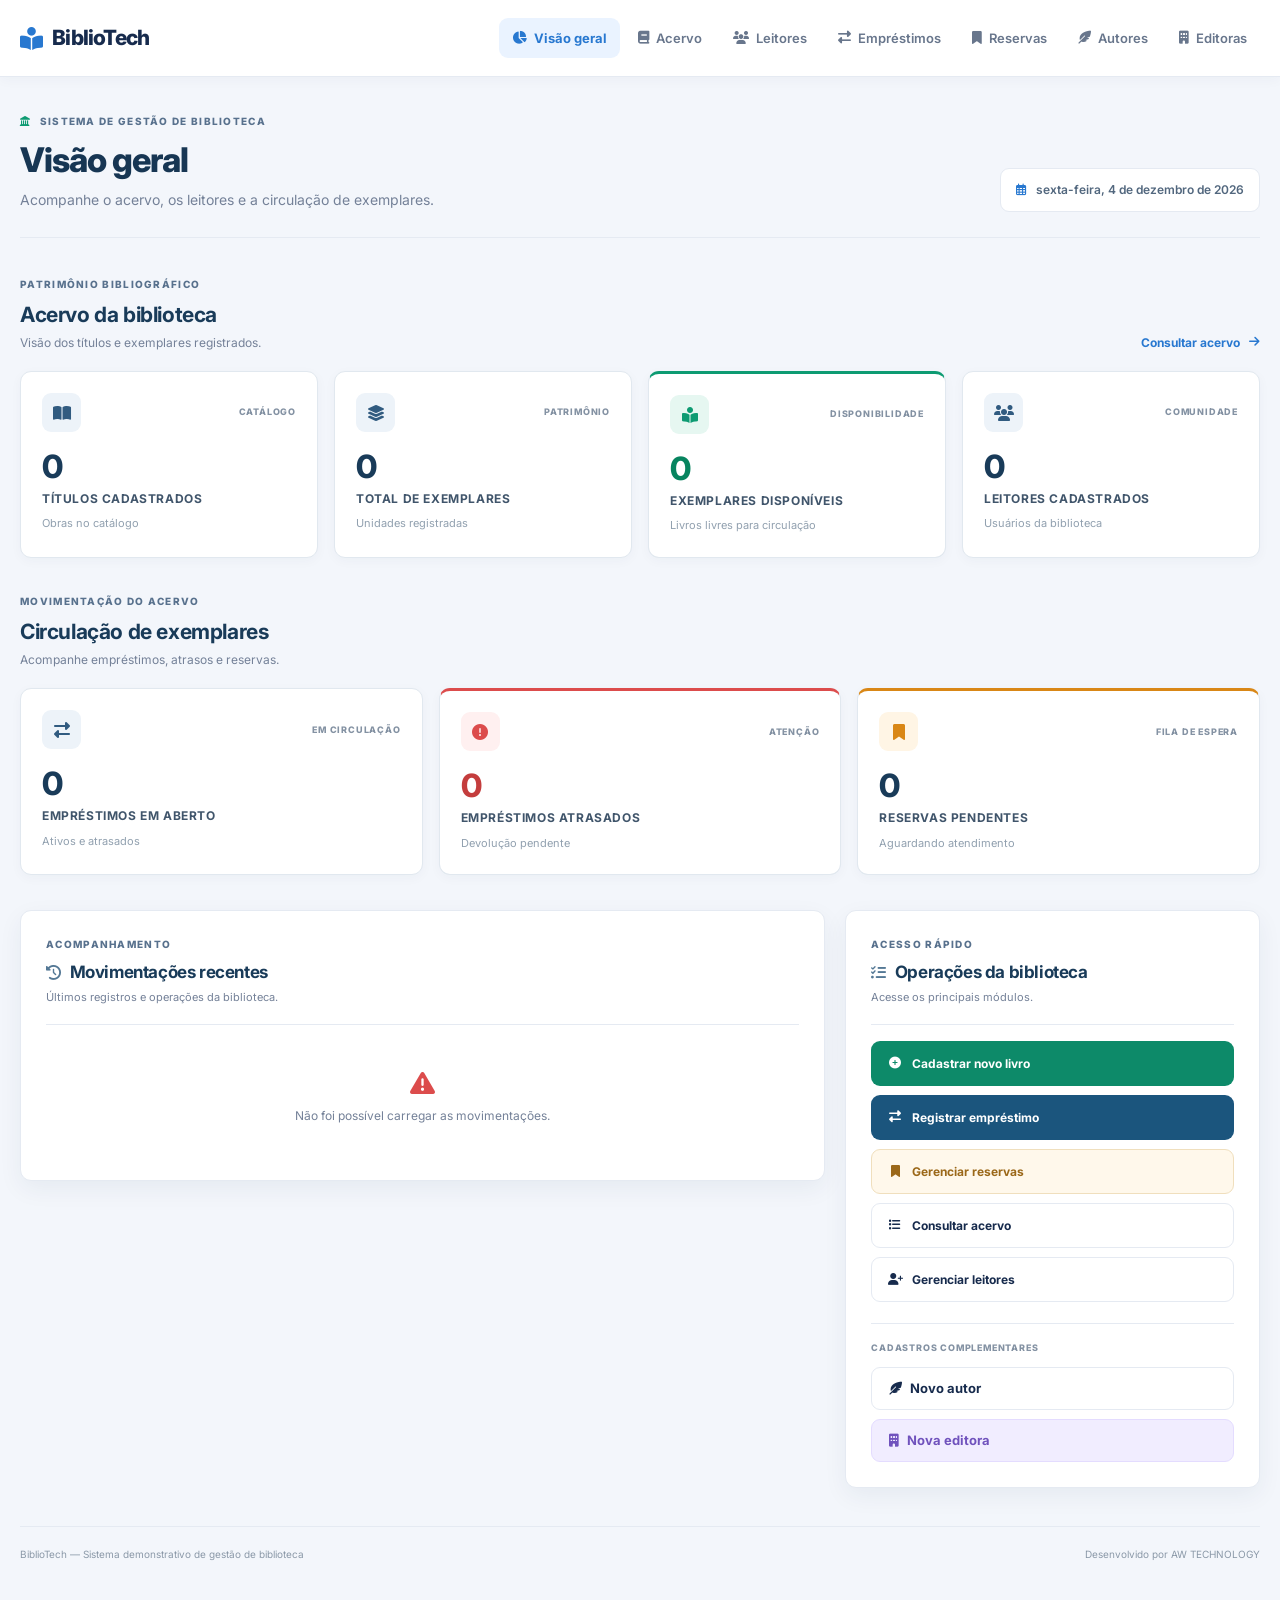
<file: index.html>
<!DOCTYPE html>
<html lang="pt-BR">
<head>
    <meta charset="UTF-8">
    <meta name="viewport" content="width=device-width, initial-scale=1.0">
    <meta name="description" content="BiblioTech — plataforma demonstrativa de gerenciamento de biblioteca, acervo e circulação de livros.">

   <title>BiblioTech | Gestão de Biblioteca</title>
<link rel="icon" type="image/svg+xml" href="favicon.svg">

    <link rel="preconnect" href="https://fonts.googleapis.com">
    <link rel="preconnect" href="https://fonts.gstatic.com" crossorigin>
    <link rel="stylesheet" href="https://fonts.googleapis.com/css2?family=Inter:wght@400;500;600;700;800&display=swap">
    <link rel="stylesheet" href="https://cdnjs.cloudflare.com/ajax/libs/font-awesome/6.4.0/css/all.min.css">
    <link rel="stylesheet" href="css/style.css?v=5.0">
</head>

<body>

    <!-- Navegação institucional -->
    <nav class="top-nav" aria-label="Navegação principal">
        <div class="container nav-flex">

            <a href="index.html" class="logo" aria-label="BiblioTech - Início">
                <i class="fas fa-book-reader"></i>
                <span>Biblio<span>Tech</span></span>
            </a>

            <ul class="menu">
                <li>
                    <a href="index.html" class="active" aria-current="page">
                        <i class="fas fa-chart-pie"></i> Visão geral
                    </a>
                </li>
                <li>
                    <a href="livros.html">
                        <i class="fas fa-book"></i> Acervo
                    </a>
                </li>
                <li>
                    <a href="usuarios.html">
                        <i class="fas fa-users"></i> Leitores
                    </a>
                </li>
                <li>
                    <a href="emprestimos.html">
                        <i class="fas fa-exchange-alt"></i> Empréstimos
                    </a>
                </li>
                <li>
                    <a href="reservas.html">
                        <i class="fas fa-bookmark"></i> Reservas
                    </a>
                </li>
                <li>
                    <a href="autores.html">
                        <i class="fas fa-feather-alt"></i> Autores
                    </a>
                </li>
                <li>
                    <a href="editoras.html">
                        <i class="fas fa-building"></i> Editoras
                    </a>
                </li>
            </ul>

        </div>
    </nav>

    <main class="container institutional-dashboard">

        <!-- Apresentação -->
        <header class="dashboard-heading">
            <div class="dashboard-heading-text">
                <span class="dashboard-eyebrow">
                    <i class="fas fa-landmark"></i>
                    SISTEMA DE GESTÃO DE BIBLIOTECA
                </span>

                <h1>Visão geral</h1>

                <p>
                    Acompanhe o acervo, os leitores e a circulação de exemplares.
                </p>
            </div>

            <div class="dashboard-date">
                <i class="far fa-calendar-alt"></i>
                <span id="data-atual">Carregando data...</span>
            </div>
        </header>

        <!-- Indicadores do acervo -->
        <section class="dashboard-section" aria-labelledby="titulo-acervo">

            <div class="section-heading">
                <div>
                    <span class="section-kicker">PATRIMÔNIO BIBLIOGRÁFICO</span>
                    <h2 id="titulo-acervo">Acervo da biblioteca</h2>
                    <p>Visão dos títulos e exemplares registrados.</p>
                </div>

                <a href="livros.html" class="section-link">
                    Consultar acervo
                    <i class="fas fa-arrow-right"></i>
                </a>
            </div>

            <div class="stats-grid institutional-stats">

                <article class="stat-card institutional-card">
                    <div class="stat-card-top">
                        <span class="stat-icon">
                            <i class="fas fa-book-open"></i>
                        </span>
                        <span class="stat-label">CATÁLOGO</span>
                    </div>

                    <p id="total-livros" class="stat-number">0</p>
                    <h3>Títulos cadastrados</h3>
                    <span class="stat-description">Obras no catálogo</span>
                </article>

                <article class="stat-card institutional-card">
                    <div class="stat-card-top">
                        <span class="stat-icon">
                            <i class="fas fa-layer-group"></i>
                        </span>
                        <span class="stat-label">PATRIMÔNIO</span>
                    </div>

                    <p id="total-exemplares" class="stat-number">0</p>
                    <h3>Total de exemplares</h3>
                    <span class="stat-description">Unidades registradas</span>
                </article>

                <article class="stat-card institutional-card stat-available">
                    <div class="stat-card-top">
                        <span class="stat-icon">
                            <i class="fas fa-book-reader"></i>
                        </span>
                        <span class="stat-label">DISPONIBILIDADE</span>
                    </div>

                    <p id="total-disponiveis" class="stat-number">0</p>
                    <h3>Exemplares disponíveis</h3>
                    <span class="stat-description">Livros livres para circulação</span>
                </article>

                <article class="stat-card institutional-card">
                    <div class="stat-card-top">
                        <span class="stat-icon">
                            <i class="fas fa-users"></i>
                        </span>
                        <span class="stat-label">COMUNIDADE</span>
                    </div>

                    <p id="total-usuarios" class="stat-number">0</p>
                    <h3>Leitores cadastrados</h3>
                    <span class="stat-description">Usuários da biblioteca</span>
                </article>

            </div>
        </section>

        <!-- Indicadores de circulação -->
        <section class="dashboard-section" aria-labelledby="titulo-circulacao">

            <div class="section-heading">
                <div>
                    <span class="section-kicker">MOVIMENTAÇÃO DO ACERVO</span>
                    <h2 id="titulo-circulacao">Circulação de exemplares</h2>
                    <p>Acompanhe empréstimos, atrasos e reservas.</p>
                </div>
            </div>

            <div class="stats-grid circulation-stats">

                <article class="stat-card institutional-card circulation-card">
                    <div class="stat-card-top">
                        <span class="stat-icon">
                            <i class="fas fa-exchange-alt"></i>
                        </span>
                        <span class="stat-label">EM CIRCULAÇÃO</span>
                    </div>

                    <p id="total-emprestimos" class="stat-number">0</p>
                    <h3>Empréstimos em aberto</h3>
                    <span class="stat-description">Ativos e atrasados</span>
                </article>

                <article class="stat-card institutional-card circulation-card stat-overdue">
                    <div class="stat-card-top">
                        <span class="stat-icon">
                            <i class="fas fa-exclamation-circle"></i>
                        </span>
                        <span class="stat-label">ATENÇÃO</span>
                    </div>

                    <p id="total-atrasados" class="stat-number">0</p>
                    <h3>Empréstimos atrasados</h3>
                    <span class="stat-description">Devolução pendente</span>
                </article>

                <article class="stat-card institutional-card circulation-card stat-reservations">
                    <div class="stat-card-top">
                        <span class="stat-icon">
                            <i class="fas fa-bookmark"></i>
                        </span>
                        <span class="stat-label">FILA DE ESPERA</span>
                    </div>

                    <p id="total-reservas" class="stat-number">0</p>
                    <h3>Reservas pendentes</h3>
                    <span class="stat-description">Aguardando atendimento</span>
                </article>

            </div>
        </section>

        <!-- Atividades e operações -->
        <section class="dashboard-section dashboard-lower" aria-label="Movimentações e operações">

            <div class="list-box institutional-panel">

                <div class="panel-heading">
                    <div>
                        <span class="section-kicker">ACOMPANHAMENTO</span>
                        <h2>
                            <i class="fas fa-history"></i>
                            Movimentações recentes
                        </h2>
                        <p>Últimos registros e operações da biblioteca.</p>
                    </div>
                </div>

                <div id="lista-atividades">
                    <div class="loading-state">
                        <i class="fas fa-spinner fa-spin"></i>
                        <p>Carregando movimentações...</p>
                    </div>
                </div>

            </div>

            <aside class="action-box institutional-panel">

                <div class="panel-heading">
                    <div>
                        <span class="section-kicker">ACESSO RÁPIDO</span>
                        <h2>
                            <i class="fas fa-tasks"></i>
                            Operações da biblioteca
                        </h2>
                        <p>Acesse os principais módulos.</p>
                    </div>
                </div>

                <nav class="nav-vertical institutional-actions" aria-label="Operações rápidas">

                    <a href="adicionar.html" class="btn btn-add">
                        <i class="fas fa-plus-circle"></i>
                        Cadastrar novo livro
                    </a>

                    <a href="emprestimos.html" class="btn btn-save">
                        <i class="fas fa-exchange-alt"></i>
                        Registrar empréstimo
                    </a>

                    <a href="reservas.html" class="btn btn-outline btn-reservas">
                        <i class="fas fa-bookmark"></i>
                        Gerenciar reservas
                    </a>

                    <a href="livros.html" class="btn btn-outline">
                        <i class="fas fa-list"></i>
                        Consultar acervo
                    </a>

                    <a href="usuarios.html" class="btn btn-outline">
                        <i class="fas fa-user-plus"></i>
                        Gerenciar leitores
                    </a>

                    <div class="quick-register">
                        <span class="quick-register-title">CADASTROS COMPLEMENTARES</span>

                        <button
                            type="button"
                            onclick="abrirModal('modalAutor')"
                            class="btn btn-outline"
                        >
                            <i class="fas fa-feather-alt"></i>
                            Novo autor
                        </button>

                        <button
                            type="button"
                            onclick="abrirModal('modalEditora')"
                            class="btn btn-outline btn-editora"
                        >
                            <i class="fas fa-building"></i>
                            Nova editora
                        </button>
                    </div>

                </nav>
            </aside>

        </section>

        <footer class="dashboard-footer">
            <span>BiblioTech — Sistema demonstrativo de gestão de biblioteca</span>
            <span>Desenvolvido por AW TECHNOLOGY</span>
        </footer>

    </main>

    <!-- Modal: cadastro rápido de autor -->
    <div
        id="modalAutor"
        class="modal-simples"
        role="dialog"
        aria-modal="true"
        aria-labelledby="titulo-modal-autor"
    >
        <div class="modal-content">

            <h3 id="titulo-modal-autor">
                <i class="fas fa-feather-alt"></i>
                Novo autor
            </h3>

            <form id="form-rapido-autor">

                <div class="form-group">
                    <label for="nome-autor">Nome do autor</label>
                    <input
                        type="text"
                        id="nome-autor"
                        placeholder="Ex.: Machado de Assis"
                        maxlength="255"
                        required
                    >
                </div>

                <div class="modal-actions">
                    <button type="submit" class="btn btn-save">
                        <i class="fas fa-check"></i>
                        Salvar autor
                    </button>

                    <button
                        type="button"
                        onclick="fecharModal('modalAutor')"
                        class="btn btn-outline"
                    >
                        Cancelar
                    </button>
                </div>

            </form>
        </div>
    </div>

    <!-- Modal: cadastro rápido de editora -->
    <div
        id="modalEditora"
        class="modal-simples"
        role="dialog"
        aria-modal="true"
        aria-labelledby="titulo-modal-editora"
    >
        <div class="modal-content">

            <h3 id="titulo-modal-editora">
                <i class="fas fa-building"></i>
                Nova editora
            </h3>

            <form id="form-rapido-editora">

                <div class="form-group">
                    <label for="nome-editora">Nome da editora</label>
                    <input
                        type="text"
                        id="nome-editora"
                        placeholder="Ex.: Editora Rocco"
                        maxlength="255"
                        required
                    >
                </div>

                <div class="modal-actions">
                    <button type="submit" class="btn btn-save btn-editora">
                        <i class="fas fa-check"></i>
                        Salvar editora
                    </button>

                    <button
                        type="button"
                        onclick="fecharModal('modalEditora')"
                        class="btn btn-outline"
                    >
                        Cancelar
                    </button>
                </div>

            </form>
        </div>
    </div>

    <script src="js/dashboard.js"></script>

    <script>
        // Controle dos modais
        function abrirModal(id) {
            const modal = document.getElementById(id);

            if (modal) {
                modal.style.display = 'flex';

                const campo = modal.querySelector('input');

                if (campo) {
                    campo.focus();
                }
            }
        }

        function fecharModal(id) {
            const modal = document.getElementById(id);

            if (modal) {
                modal.style.display = 'none';
            }
        }

        // Fechar modal ao clicar fora do conteúdo
        document.addEventListener('click', function(event) {
            if (event.target.classList.contains('modal-simples')) {
                event.target.style.display = 'none';
            }
        });

        // Fechar modal com a tecla Escape
        document.addEventListener('keydown', function(event) {
            if (event.key === 'Escape') {
                document.querySelectorAll('.modal-simples').forEach(function(modal) {
                    modal.style.display = 'none';
                });
            }
        });

        // Cadastro rápido de editora
        document.getElementById('form-rapido-editora').addEventListener('submit', async function(e) {
            e.preventDefault();

            const nome = document.getElementById('nome-editora').value.trim();

            if (!nome) {
                alert('Informe o nome da editora.');
                return;
            }

            const formData = new FormData();
            formData.append('nome', nome);

            try {
                const res = await fetch('api/salvar_editora.php', {
                    method: 'POST',
                    body: formData
                });

                const data = await res.json();

                if (res.ok && data.sucesso) {
                    alert('Editora cadastrada com sucesso!');
                    fecharModal('modalEditora');
                    location.reload();
                } else {
                    alert('Erro: ' + (data.erro || 'Não foi possível cadastrar a editora.'));
                }

            } catch (err) {
                alert('Erro de conexão ao cadastrar editora.');
            }
        });

        // Cadastro rápido de autor
        document.getElementById('form-rapido-autor').addEventListener('submit', async function(e) {
            e.preventDefault();

            const nome = document.getElementById('nome-autor').value.trim();

            if (!nome) {
                alert('Informe o nome do autor.');
                return;
            }

            const formData = new FormData();
            formData.append('nome', nome);

            try {
                const res = await fetch('api/salvar_autor.php', {
                    method: 'POST',
                    body: formData
                });

                const data = await res.json();

                if (res.ok && data.sucesso) {
                    alert('Autor cadastrado com sucesso!');
                    fecharModal('modalAutor');
                    location.reload();
                } else {
                    alert('Erro: ' + (data.erro || 'Não foi possível cadastrar o autor.'));
                }

            } catch (err) {
                alert('Erro de conexão ao cadastrar autor.');
            }
        });
    </script>

</body>
</html>
</file>
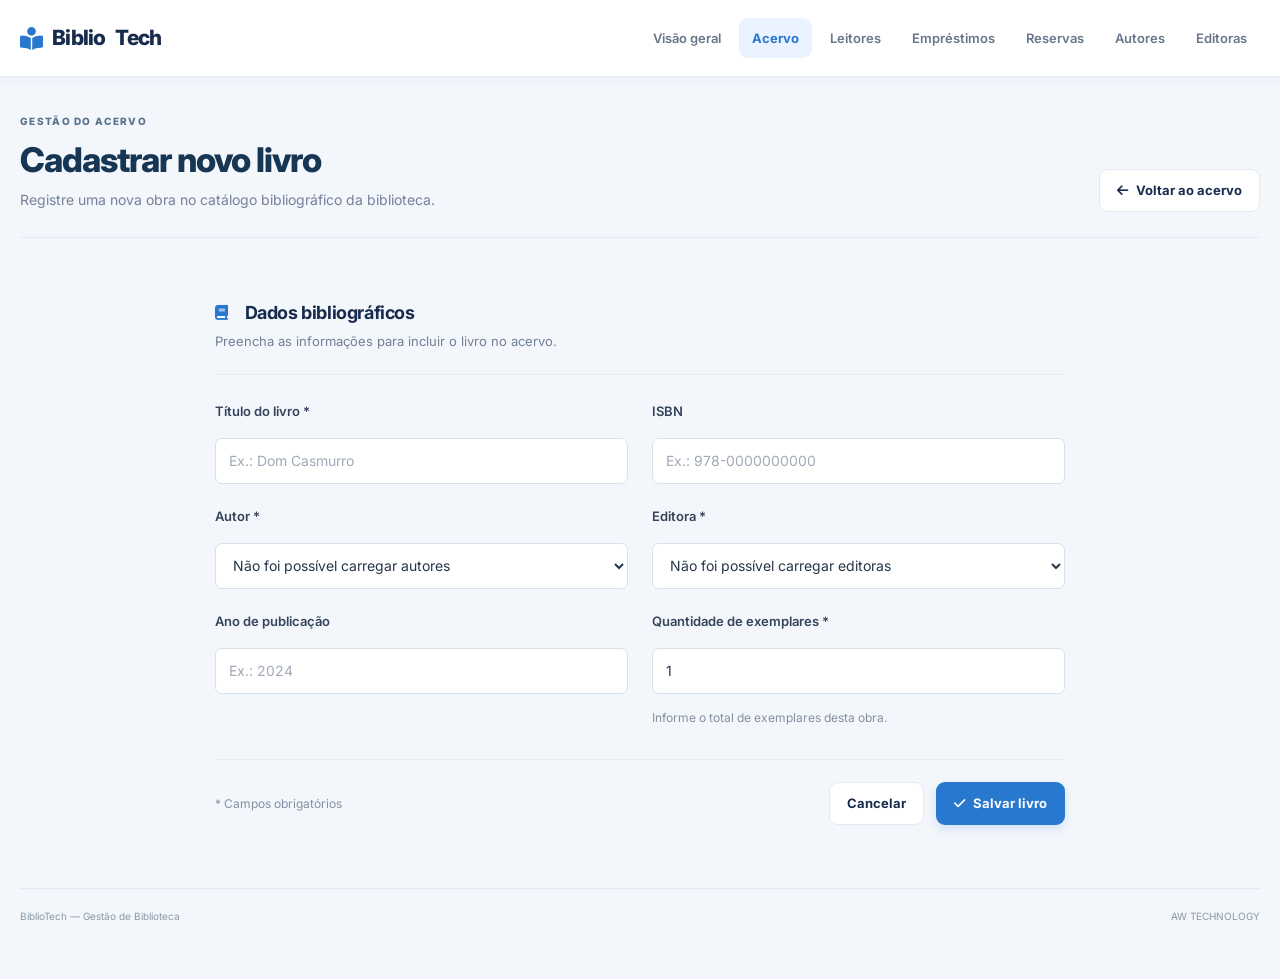
<file: adicionar.html>
<!DOCTYPE html>
<html lang="pt-br">
<head>
    <meta charset="UTF-8">
    <meta name="viewport" content="width=device-width, initial-scale=1.0">
    <meta name="theme-color" content="#172b4d">

    <title>Novo Livro | BiblioTech</title>
    <link rel="icon" type="image/svg+xml" href="favicon.svg">

    <link href="https://fonts.googleapis.com/css2?family=Inter:wght@400;500;600;700;800&display=swap" rel="stylesheet">
    <link rel="stylesheet" href="https://cdnjs.cloudflare.com/ajax/libs/font-awesome/6.4.0/css/all.min.css">
    <link rel="stylesheet" href="css/style.css?v=5.0">
</head>
<body>

    <nav class="top-nav">
        <div class="container nav-flex">
            <a href="index.html" class="logo">
                <i class="fas fa-book-reader"></i>
                Biblio<span>Tech</span>
            </a>

            <ul class="menu">
                <li><a href="index.html">Visão geral</a></li>
                <li><a href="livros.html" class="active">Acervo</a></li>
                <li><a href="usuarios.html">Leitores</a></li>
                <li><a href="emprestimos.html">Empréstimos</a></li>
                <li><a href="reservas.html">Reservas</a></li>
                <li><a href="autores.html">Autores</a></li>
                <li><a href="editoras.html">Editoras</a></li>
            </ul>
        </div>
    </nav>

    <main class="container institutional-dashboard">

        <header class="dashboard-heading">
            <div class="dashboard-heading-text">
                <span class="dashboard-eyebrow">GESTÃO DO ACERVO</span>
                <h1>Cadastrar novo livro</h1>
                <p>Registre uma nova obra no catálogo bibliográfico da biblioteca.</p>
            </div>

            <a href="livros.html" class="btn btn-outline">
                <i class="fas fa-arrow-left"></i>
                Voltar ao acervo
            </a>
        </header>

        <section class="institutional-panel book-form-panel">

            <div class="panel-heading">
                <div>
                    <h2><i class="fas fa-book"></i> Dados bibliográficos</h2>
                    <p>Preencha as informações para incluir o livro no acervo.</p>
                </div>
            </div>

            <form id="form-adicionar-livro">

                <div class="book-form-grid">

                    <div class="form-group">
                        <label for="titulo">Título do livro *</label>
                        <input
                            type="text"
                            id="titulo"
                            name="titulo"
                            placeholder="Ex.: Dom Casmurro"
                            maxlength="255"
                            required
                        >
                    </div>

                    <div class="form-group">
                        <label for="isbn">ISBN</label>
                        <input
                            type="text"
                            id="isbn"
                            name="isbn"
                            placeholder="Ex.: 978-0000000000"
                        >
                    </div>

                    <div class="form-group">
                        <label for="select-autor">Autor *</label>
                        <select name="id_autor" id="select-autor" required>
                            <option value="">Carregando autores...</option>
                        </select>
                    </div>

                    <div class="form-group">
                        <label for="select-editora">Editora *</label>
                        <select name="id_editora" id="select-editora" required>
                            <option value="">Carregando editoras...</option>
                        </select>
                    </div>

                    <div class="form-group">
                        <label for="ano_publicacao">Ano de publicação</label>
                        <input
                            type="number"
                            id="ano_publicacao"
                            name="ano_publicacao"
                            min="1500"
                            max="2026"
                            placeholder="Ex.: 2024"
                        >
                    </div>

                    <div class="form-group">
                        <label for="quantidade">Quantidade de exemplares *</label>
                        <input
                            type="number"
                            id="quantidade"
                            name="quantidade"
                            value="1"
                            min="1"
                            required
                        >
                        <small>Informe o total de exemplares desta obra.</small>
                    </div>

                </div>

                <div class="book-form-footer">
                    <span class="form-required-note">* Campos obrigatórios</span>

                    <div class="book-form-actions">
                        <a href="livros.html" class="btn btn-outline">
                            Cancelar
                        </a>

                        <button type="submit" class="btn btn-save">
                            <i class="fas fa-check"></i>
                            Salvar livro
                        </button>
                    </div>
                </div>

            </form>
        </section>

        <footer class="dashboard-footer">
            <span>BiblioTech — Gestão de Biblioteca</span>
            <span>AW TECHNOLOGY</span>
        </footer>

    </main>

    <script src="js/adicionar_livro.js"></script>
</body>
</html>
</file>
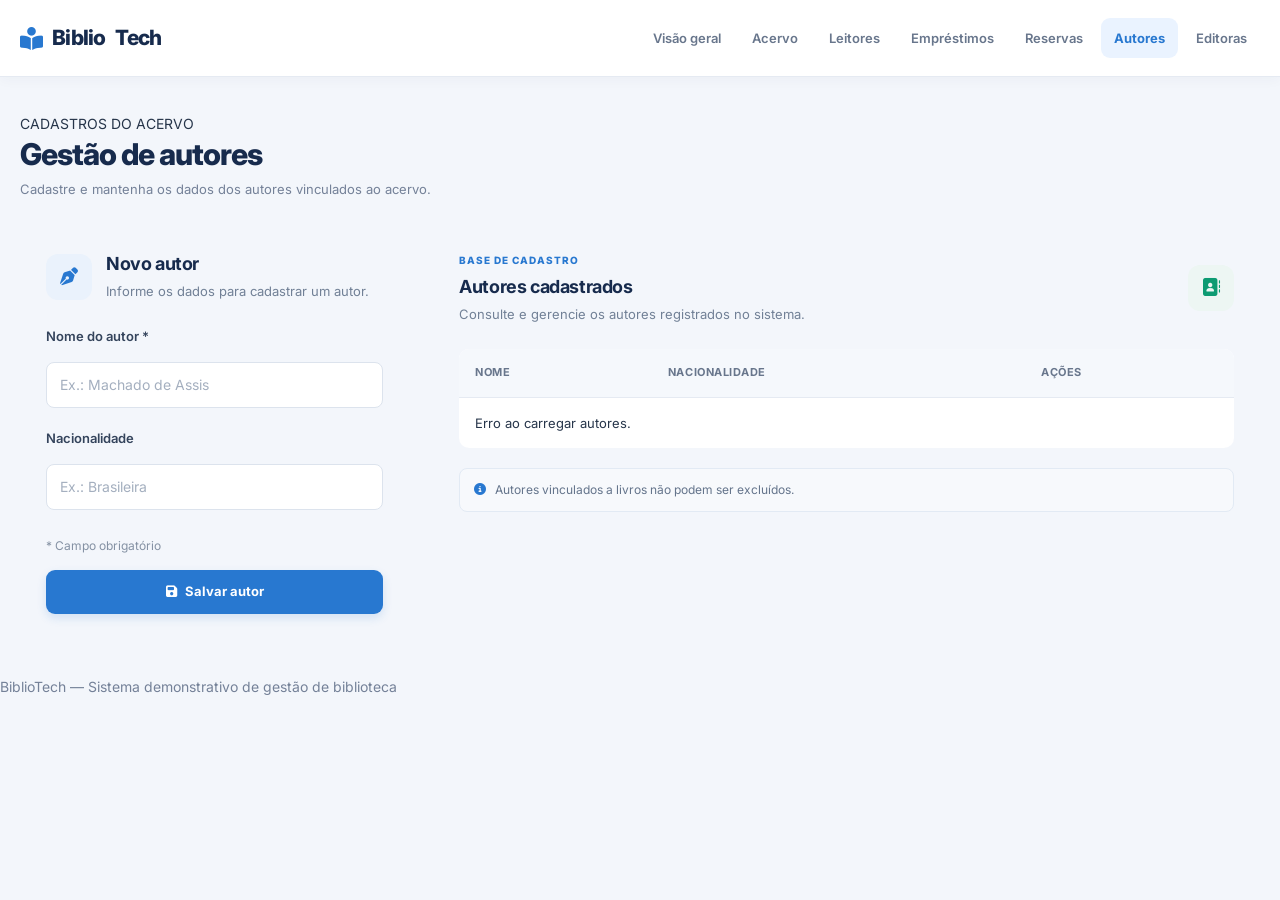
<file: autores.html>
<!DOCTYPE html>
<html lang="pt-br">
<head>
    <meta charset="UTF-8">
    <meta name="viewport" content="width=device-width, initial-scale=1.0">
    <meta name="theme-color" content="#172b4d">
    <meta name="description" content="Gerenciamento de autores cadastrados no acervo da BiblioTech.">

    <title>Autores | BiblioTech</title>
    <link rel="icon" type="image/svg+xml" href="favicon.svg">

    <link href="https://fonts.googleapis.com/css2?family=Inter:wght@400;500;600;700;800&display=swap" rel="stylesheet">
    <link rel="stylesheet" href="https://cdnjs.cloudflare.com/ajax/libs/font-awesome/6.4.0/css/all.min.css">
    <link rel="stylesheet" href="css/style.css?v=5.0">
</head>
<body>

    <nav class="top-nav">
        <div class="container nav-flex">
            <div class="logo">
                <i class="fas fa-book-reader"></i>
                Biblio<span>Tech</span>
            </div>

            <ul class="menu">
                <li><a href="index.html">Visão geral</a></li>
                <li><a href="livros.html">Acervo</a></li>
                <li><a href="usuarios.html">Leitores</a></li>
                <li><a href="emprestimos.html">Empréstimos</a></li>
                <li><a href="reservas.html">Reservas</a></li>
                <li><a href="autores.html" class="active">Autores</a></li>
                <li><a href="editoras.html">Editoras</a></li>
            </ul>
        </div>
    </nav>

    <main class="container institutional-dashboard">

        <header class="page-header">
            <div>
                <span class="page-eyebrow">CADASTROS DO ACERVO</span>
                <h1>Gestão de autores</h1>
                <p>Cadastre e mantenha os dados dos autores vinculados ao acervo.</p>
            </div>
        </header>

        <section class="author-layout">

            <div class="institutional-panel author-form-panel">
                <div class="author-panel-heading">
                    <div class="author-panel-icon">
                        <i class="fas fa-pen-nib"></i>
                    </div>
                    <div>
                        <h2>Novo autor</h2>
                        <p>Informe os dados para cadastrar um autor.</p>
                    </div>
                </div>

                <form id="form-autor">
                    <div class="form-group">
                        <label for="nome-autor">Nome do autor <span aria-hidden="true">*</span></label>
                        <input
                            type="text"
                            id="nome-autor"
                            required
                            maxlength="255"
                            placeholder="Ex.: Machado de Assis"
                        >
                    </div>

                    <div class="form-group">
                        <label for="nacionalidade-autor">Nacionalidade</label>
                        <input
                            type="text"
                            id="nacionalidade-autor"
                            maxlength="100"
                            placeholder="Ex.: Brasileira"
                        >
                    </div>

                    <div class="author-form-footer">
                        <span class="form-required-note">* Campo obrigatório</span>
                        <button type="submit" class="btn btn-add author-submit">
                            <i class="fas fa-save"></i>
                            Salvar autor
                        </button>
                    </div>
                </form>
            </div>

            <div class="institutional-panel author-list-panel">
                <div class="author-list-heading">
                    <div>
                        <span class="author-section-label">BASE DE CADASTRO</span>
                        <h2>Autores cadastrados</h2>
                        <p>Consulte e gerencie os autores registrados no sistema.</p>
                    </div>
                    <div class="author-list-icon">
                        <i class="fas fa-address-book"></i>
                    </div>
                </div>

                <div class="table-responsive">
                    <table class="custom-table">
                        <thead>
                            <tr>
                                <th>Nome</th>
                                <th>Nacionalidade</th>
                                <th>Ações</th>
                            </tr>
                        </thead>
                        <tbody id="tabela-autores">
                            <tr>
                                <td colspan="3">Carregando autores...</td>
                            </tr>
                        </tbody>
                    </table>
                </div>

                <div class="author-table-note">
                    <i class="fas fa-info-circle"></i>
                    Autores vinculados a livros não podem ser excluídos.
                </div>
            </div>

        </section>
    </main>

    <div
        id="modalEditarAutor"
        class="modal-simples author-modal"
        style="display:none;"
        role="dialog"
        aria-modal="true"
        aria-labelledby="titulo-modal-autor"
    >
        <div class="modal-content author-modal-content">

            <div class="author-modal-heading">
                <div class="author-panel-icon">
                    <i class="fas fa-user-edit"></i>
                </div>
                <div>
                    <h3 id="titulo-modal-autor">Editar autor</h3>
                    <p>Atualize as informações do cadastro.</p>
                </div>
            </div>

            <form id="form-editar-autor">
                <input type="hidden" id="edit-id-autor">

                <div class="form-group">
                    <label for="edit-nome-autor">Nome do autor</label>
                    <input
                        type="text"
                        id="edit-nome-autor"
                        required
                        maxlength="255"
                    >
                </div>

                <div class="form-group">
                    <label for="edit-nacionalidade-autor">Nacionalidade</label>
                    <input
                        type="text"
                        id="edit-nacionalidade-autor"
                        maxlength="100"
                    >
                </div>

                <div class="modal-actions author-modal-actions">
                    <button type="submit" class="btn btn-save">
                        <i class="fas fa-save"></i>
                        Salvar alterações
                    </button>

                    <button
                        type="button"
                        class="btn-outline"
                        onclick="fecharModalAutor()"
                    >
                        Cancelar
                    </button>
                </div>
            </form>

        </div>
    </div>

    <footer class="site-footer">
        <p>BiblioTech — Sistema demonstrativo de gestão de biblioteca</p>
    </footer>

    <script src="js/autores.js"></script>
</body>
</html>
</file>
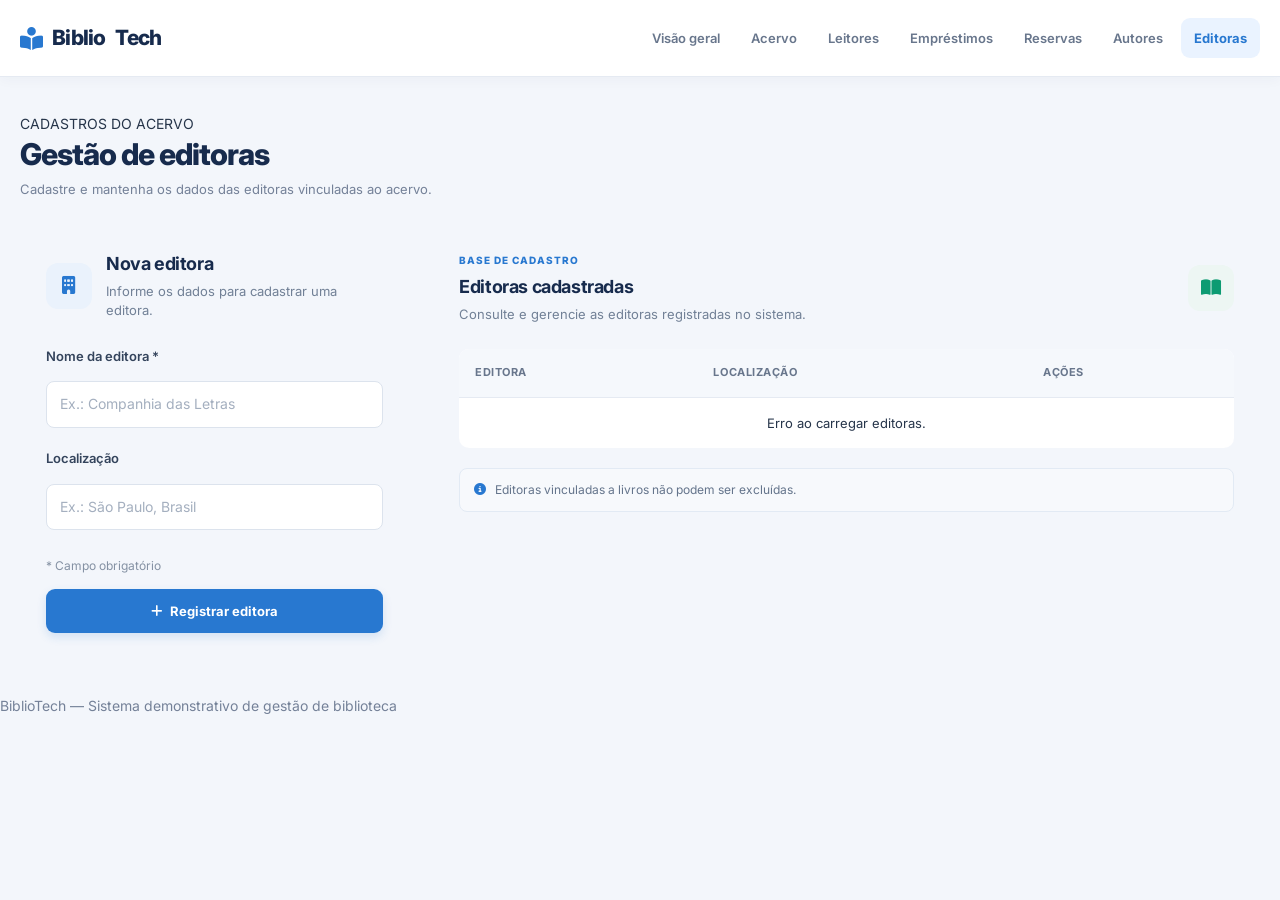
<file: editoras.html>
<!DOCTYPE html>
<html lang="pt-br">
<head>
    <meta charset="UTF-8">
    <meta name="viewport" content="width=device-width, initial-scale=1.0">
    <meta name="theme-color" content="#172b4d">
    <meta name="description" content="Gerenciamento de editoras cadastradas no sistema BiblioTech.">

    <title>Editoras | BiblioTech</title>
    <link rel="icon" type="image/svg+xml" href="favicon.svg">

    <link href="https://fonts.googleapis.com/css2?family=Inter:wght@400;500;600;700;800&display=swap" rel="stylesheet">
    <link rel="stylesheet" href="https://cdnjs.cloudflare.com/ajax/libs/font-awesome/6.4.0/css/all.min.css">
    <link rel="stylesheet" href="css/style.css?v=5.0">
</head>
<body>

    <nav class="top-nav">
        <div class="container nav-flex">
            <div class="logo">
                <i class="fas fa-book-reader"></i>
                Biblio<span>Tech</span>
            </div>

            <ul class="menu">
                <li><a href="index.html">Visão geral</a></li>
                <li><a href="livros.html">Acervo</a></li>
                <li><a href="usuarios.html">Leitores</a></li>
                <li><a href="emprestimos.html">Empréstimos</a></li>
                <li><a href="reservas.html">Reservas</a></li>
                <li><a href="autores.html">Autores</a></li>
                <li><a href="editoras.html" class="active">Editoras</a></li>
            </ul>
        </div>
    </nav>

    <main class="container institutional-dashboard">

        <header class="page-header">
            <div>
                <span class="page-eyebrow">CADASTROS DO ACERVO</span>
                <h1>Gestão de editoras</h1>
                <p>Cadastre e mantenha os dados das editoras vinculadas ao acervo.</p>
            </div>
        </header>

        <section class="publisher-layout">

            <div class="institutional-panel publisher-form-panel">
                <div class="publisher-panel-heading">
                    <div class="publisher-panel-icon">
                        <i class="fas fa-building"></i>
                    </div>
                    <div>
                        <h2>Nova editora</h2>
                        <p>Informe os dados para cadastrar uma editora.</p>
                    </div>
                </div>

                <form id="form-editora">
                    <div class="form-group">
                        <label for="nome-editora">Nome da editora <span aria-hidden="true">*</span></label>
                        <input
                            type="text"
                            id="nome-editora"
                            required
                            maxlength="255"
                            placeholder="Ex.: Companhia das Letras"
                        >
                    </div>

                    <div class="form-group">
                        <label for="local-editora">Localização</label>
                        <input
                            type="text"
                            id="local-editora"
                            maxlength="150"
                            placeholder="Ex.: São Paulo, Brasil"
                        >
                    </div>

                    <div class="publisher-form-footer">
                        <span class="form-required-note">* Campo obrigatório</span>
                        <button type="submit" class="btn btn-save publisher-submit">
                            <i class="fas fa-plus"></i>
                            Registrar editora
                        </button>
                    </div>
                </form>
            </div>

            <div class="institutional-panel publisher-list-panel">
                <div class="publisher-list-heading">
                    <div>
                        <span class="publisher-section-label">BASE DE CADASTRO</span>
                        <h2>Editoras cadastradas</h2>
                        <p>Consulte e gerencie as editoras registradas no sistema.</p>
                    </div>

                    <div class="publisher-list-icon">
                        <i class="fas fa-book-open"></i>
                    </div>
                </div>

                <div class="table-responsive">
                    <table class="custom-table">
                        <thead>
                            <tr>
                                <th>Editora</th>
                                <th>Localização</th>
                                <th>Ações</th>
                            </tr>
                        </thead>

                        <tbody id="tabela-editoras">
                            <tr>
                                <td colspan="3">Carregando editoras...</td>
                            </tr>
                        </tbody>
                    </table>
                </div>

                <div class="publisher-table-note">
                    <i class="fas fa-info-circle"></i>
                    Editoras vinculadas a livros não podem ser excluídas.
                </div>
            </div>

        </section>
    </main>

    <div
        id="modalEditarEditora"
        class="modal-simples publisher-modal"
        style="display:none;"
        role="dialog"
        aria-modal="true"
        aria-labelledby="titulo-modal-editora"
    >
        <div class="modal-content publisher-modal-content">

            <div class="publisher-modal-heading">
                <div class="publisher-panel-icon">
                    <i class="fas fa-edit"></i>
                </div>

                <div>
                    <h3 id="titulo-modal-editora">Editar editora</h3>
                    <p>Atualize as informações do cadastro.</p>
                </div>
            </div>

            <form id="form-editar-editora">
                <input type="hidden" id="edit-id">

                <div class="form-group">
                    <label for="edit-nome">Nome da editora</label>
                    <input
                        type="text"
                        id="edit-nome"
                        required
                        maxlength="255"
                    >
                </div>

                <div class="form-group">
                    <label for="edit-local">Localização</label>
                    <input
                        type="text"
                        id="edit-local"
                        maxlength="150"
                    >
                </div>

                <div class="modal-actions publisher-modal-actions">
                    <button type="submit" class="btn btn-save">
                        <i class="fas fa-save"></i>
                        Salvar alterações
                    </button>

                    <button
                        type="button"
                        class="btn btn-outline"
                        onclick="fecharModal('modalEditarEditora')"
                    >
                        Cancelar
                    </button>
                </div>
            </form>

        </div>
    </div>

    <footer class="site-footer">
        <p>BiblioTech — Sistema demonstrativo de gestão de biblioteca</p>
    </footer>

    <script src="js/editoras.js"></script>
</body>
</html>
</file>
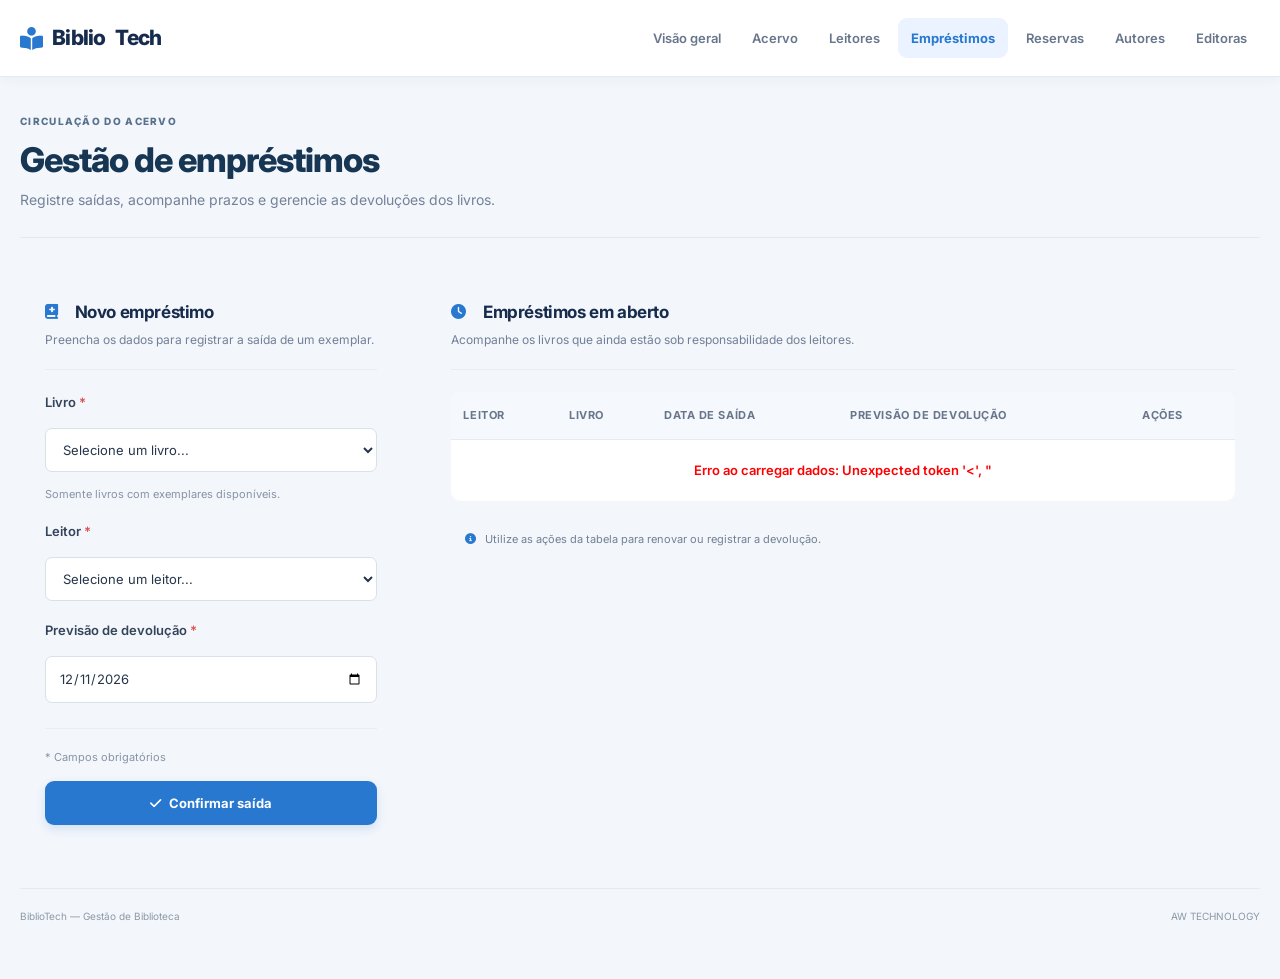
<file: emprestimos.html>
<!DOCTYPE html>
<html lang="pt-BR">
<head>
    <meta charset="UTF-8">
    <meta name="viewport" content="width=device-width, initial-scale=1.0">
    <meta name="theme-color" content="#172b4d">
    <meta name="description" content="Gestão de empréstimos e devoluções do acervo BiblioTech.">
    <title>Empréstimos | BiblioTech</title>
    <link rel="icon" type="image/svg+xml" href="favicon.svg">

    <link href="https://fonts.googleapis.com/css2?family=Inter:wght@400;500;600;700;800&display=swap" rel="stylesheet">
    <link rel="stylesheet" href="https://cdnjs.cloudflare.com/ajax/libs/font-awesome/6.4.0/css/all.min.css">
    <link rel="stylesheet" href="css/style.css?v=5.0">
</head>
<body>

    <nav class="top-nav">
        <div class="container nav-flex">
            <a href="index.html" class="logo">
                <i class="fas fa-book-reader"></i>
                Biblio<span>Tech</span>
            </a>

            <ul class="menu">
                <li><a href="index.html">Visão geral</a></li>
                <li><a href="livros.html">Acervo</a></li>
                <li><a href="usuarios.html">Leitores</a></li>
                <li><a href="emprestimos.html" class="active">Empréstimos</a></li>
                <li><a href="reservas.html">Reservas</a></li>
                <li><a href="autores.html">Autores</a></li>
                <li><a href="editoras.html">Editoras</a></li>
            </ul>
        </div>
    </nav>

    <main class="container institutional-dashboard">

        <header class="dashboard-heading">
            <div class="dashboard-heading-text">
                <span class="dashboard-eyebrow">CIRCULAÇÃO DO ACERVO</span>
                <h1>Gestão de empréstimos</h1>
                <p>Registre saídas, acompanhe prazos e gerencie as devoluções dos livros.</p>
            </div>
        </header>

        <section class="loan-layout">

            <div class="institutional-panel loan-form-panel">
                <div class="panel-heading">
                    <h2><i class="fas fa-book-medical"></i> Novo empréstimo</h2>
                    <p>Preencha os dados para registrar a saída de um exemplar.</p>
                </div>

                <form id="form-emprestimo">

                    <div class="loan-form-fields">

                        <div class="form-group">
                            <label for="select-livro">Livro <span>*</span></label>
                            <select id="select-livro" required>
                                <option value="">Selecione um livro...</option>
                            </select>
                            <small>Somente livros com exemplares disponíveis.</small>
                        </div>

                        <div class="form-group">
                            <label for="select-leitor">Leitor <span>*</span></label>
                            <select id="select-leitor" required>
                                <option value="">Selecione um leitor...</option>
                            </select>
                        </div>

                        <div class="form-group">
                            <label for="data-devolucao">Previsão de devolução <span>*</span></label>
                            <input type="date" id="data-devolucao" required>
                        </div>

                    </div>

                    <div class="loan-form-footer">
                        <span class="form-required-note">* Campos obrigatórios</span>

                        <button type="submit" id="btn-confirmar" class="btn btn-save">
                            <i class="fas fa-check"></i>
                            Confirmar saída
                        </button>
                    </div>

                </form>
            </div>

            <div class="institutional-panel loan-list-panel">

                <div class="panel-heading">
                    <h2><i class="fas fa-clock"></i> Empréstimos em aberto</h2>
                    <p>Acompanhe os livros que ainda estão sob responsabilidade dos leitores.</p>
                </div>

                <div class="table-responsive">
                    <table class="custom-table">
                        <thead>
                            <tr>
                                <th>Leitor</th>
                                <th>Livro</th>
                                <th>Data de saída</th>
                                <th>Previsão de devolução</th>
                                <th>Ações</th>
                            </tr>
                        </thead>

                        <tbody id="tabela-emprestimos">
                            <tr>
                                <td colspan="5" class="loading-state">
                                    <i class="fas fa-spinner fa-spin"></i>
                                    Carregando empréstimos...
                                </td>
                            </tr>
                        </tbody>
                    </table>
                </div>

                <div class="loan-table-note">
                    <i class="fas fa-info-circle"></i>
                    Utilize as ações da tabela para renovar ou registrar a devolução.
                </div>

            </div>

        </section>

        <footer class="dashboard-footer">
            <span>BiblioTech — Gestão de Biblioteca</span>
            <span>AW TECHNOLOGY</span>
        </footer>

    </main>

    <script src="js/emprestimos.js"></script>
</body>
</html>
</file>
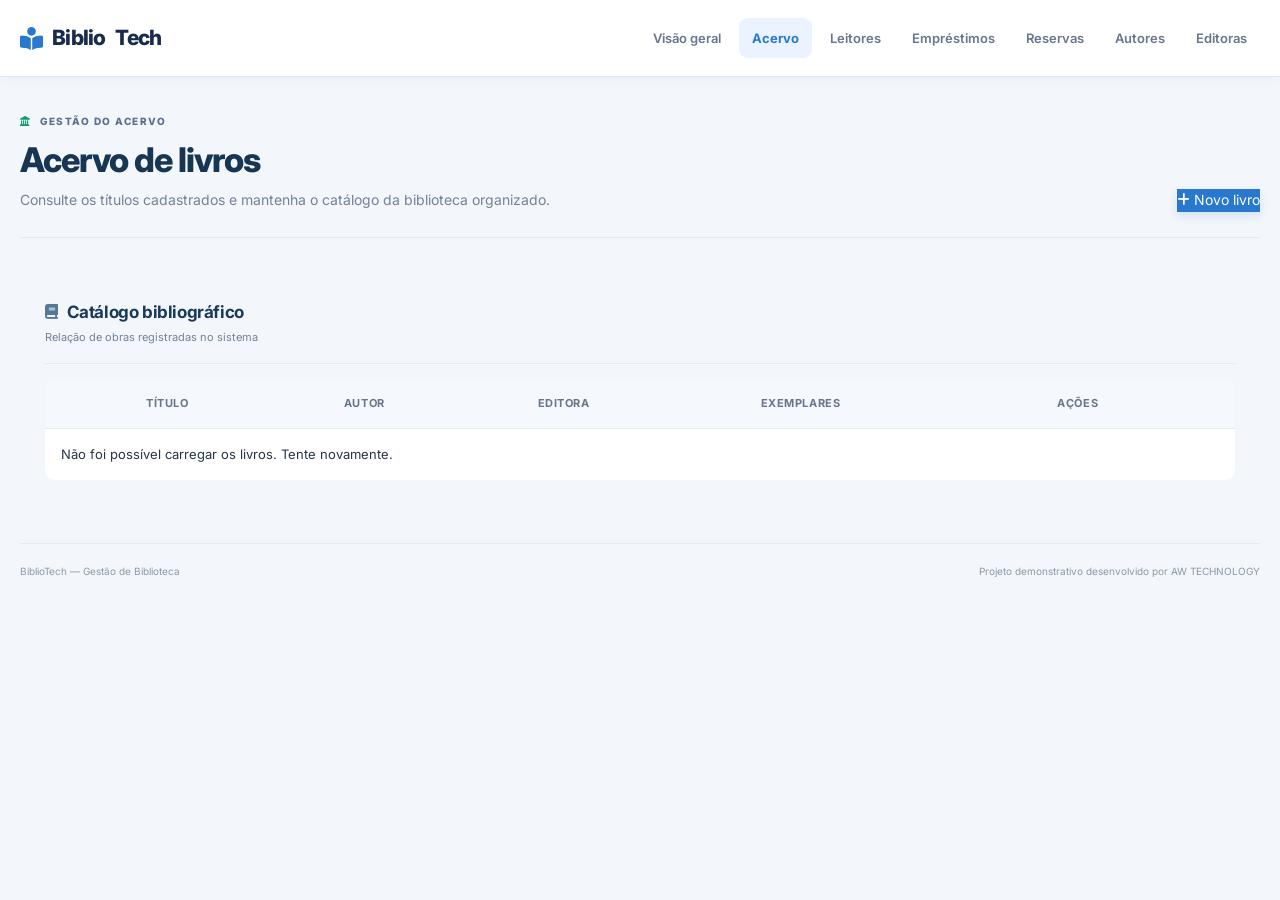
<file: livros.html>
<!DOCTYPE html>
<html lang="pt-BR">
<head>
    <meta charset="UTF-8">
    <meta name="viewport" content="width=device-width, initial-scale=1.0">
    <meta name="description" content="Consulte e gerencie o acervo de livros da plataforma demonstrativa BiblioTech.">

    <title>Acervo de Livros | BiblioTech</title>
    <link rel="icon" type="image/svg+xml" href="favicon.svg">

    <link rel="preconnect" href="https://fonts.googleapis.com">
    <link rel="preconnect" href="https://fonts.gstatic.com" crossorigin>

    <link href="https://fonts.googleapis.com/css2?family=Inter:wght@400;500;600;700;800&display=swap" rel="stylesheet">
    <link rel="stylesheet" href="https://cdnjs.cloudflare.com/ajax/libs/font-awesome/6.4.0/css/all.min.css">
    <link rel="stylesheet" href="css/style.css?v=5.0">
</head>

<body>

    <nav class="top-nav" aria-label="Navegação principal">
        <div class="container nav-flex">

            <a href="index.html" class="logo">
                <i class="fas fa-book-reader" aria-hidden="true"></i>
                Biblio<span>Tech</span>
            </a>

            <ul class="menu">
                <li>
                    <a href="index.html">Visão geral</a>
                </li>
                <li>
                    <a href="livros.html" class="active" aria-current="page">Acervo</a>
                </li>
                <li>
                    <a href="usuarios.html">Leitores</a>
                </li>
                <li>
                    <a href="emprestimos.html">Empréstimos</a>
                </li>
                <li>
                    <a href="reservas.html">Reservas</a>
                </li>
                <li>
                    <a href="autores.html">Autores</a>
                </li>
                <li>
                    <a href="editoras.html">Editoras</a>
                </li>
            </ul>

        </div>
    </nav>

    <main class="container institutional-dashboard">

        <header class="dashboard-heading">
            <div class="dashboard-heading-text">
                <span class="dashboard-eyebrow">
                    <i class="fas fa-landmark" aria-hidden="true"></i>
                    GESTÃO DO ACERVO
                </span>

                <h1>Acervo de livros</h1>

                <p>
                    Consulte os títulos cadastrados e mantenha o catálogo da biblioteca organizado.
                </p>
            </div>

            <a href="adicionar.html" class="btn-add">
                <i class="fas fa-plus" aria-hidden="true"></i>
                Novo livro
            </a>
        </header>

        <section class="institutional-panel book-catalog-panel"
                 aria-labelledby="titulo-acervo">

            <div class="panel-heading">
                <h2 id="titulo-acervo">
                    <i class="fas fa-book" aria-hidden="true"></i>
                    Catálogo bibliográfico
                </h2>

                <p>
                    Relação de obras registradas no sistema
                </p>
            </div>

            <div class="table-responsive">
                <table class="custom-table">
                    <thead>
                        <tr>
                            <th scope="col" aria-label="Tipo"></th>
                            <th scope="col">Título</th>
                            <th scope="col">Autor</th>
                            <th scope="col">Editora</th>
                            <th scope="col">Exemplares</th>
                            <th scope="col">Ações</th>
                        </tr>
                    </thead>

                    <tbody id="tabela-livros">
                        <tr>
                            <td colspan="6" class="table-empty">
                                Carregando acervo...
                            </td>
                        </tr>
                    </tbody>
                </table>
            </div>

        </section>

        <footer class="dashboard-footer">
            <span>BiblioTech — Gestão de Biblioteca</span>
            <span>Projeto demonstrativo desenvolvido por AW TECHNOLOGY</span>
        </footer>

    </main>

    <div
        id="modalEditarLivro"
        class="modal-simples"
        role="dialog"
        aria-modal="true"
        aria-labelledby="titulo-modal-livro"
    >
        <div class="modal-content">

            <h2 id="titulo-modal-livro">
                <i class="fas fa-book" aria-hidden="true"></i>
                Editar livro
            </h2>

            <form id="form-editar-livro">

                <input type="hidden" id="edit-id">

                <div class="form-group">
                    <label for="edit-titulo">Título do livro</label>
                    <input
                        type="text"
                        id="edit-titulo"
                        required
                        maxlength="255"
                    >
                </div>

                <div class="form-group">
                    <label for="edit-qtd">Quantidade de exemplares</label>
                    <input
                        type="number"
                        id="edit-qtd"
                        required
                        min="0"
                        step="1"
                    >
                </div>

                <div class="modal-actions">

                    <button type="submit" class="btn-save">
                        <i class="fas fa-save" aria-hidden="true"></i>
                        Salvar alterações
                    </button>

                    <button
                        type="button"
                        onclick="fecharModal()"
                        class="btn-outline"
                    >
                        Cancelar
                    </button>

                </div>

            </form>

        </div>
    </div>

    <script src="js/livros.js"></script>

</body>
</html>
</file>
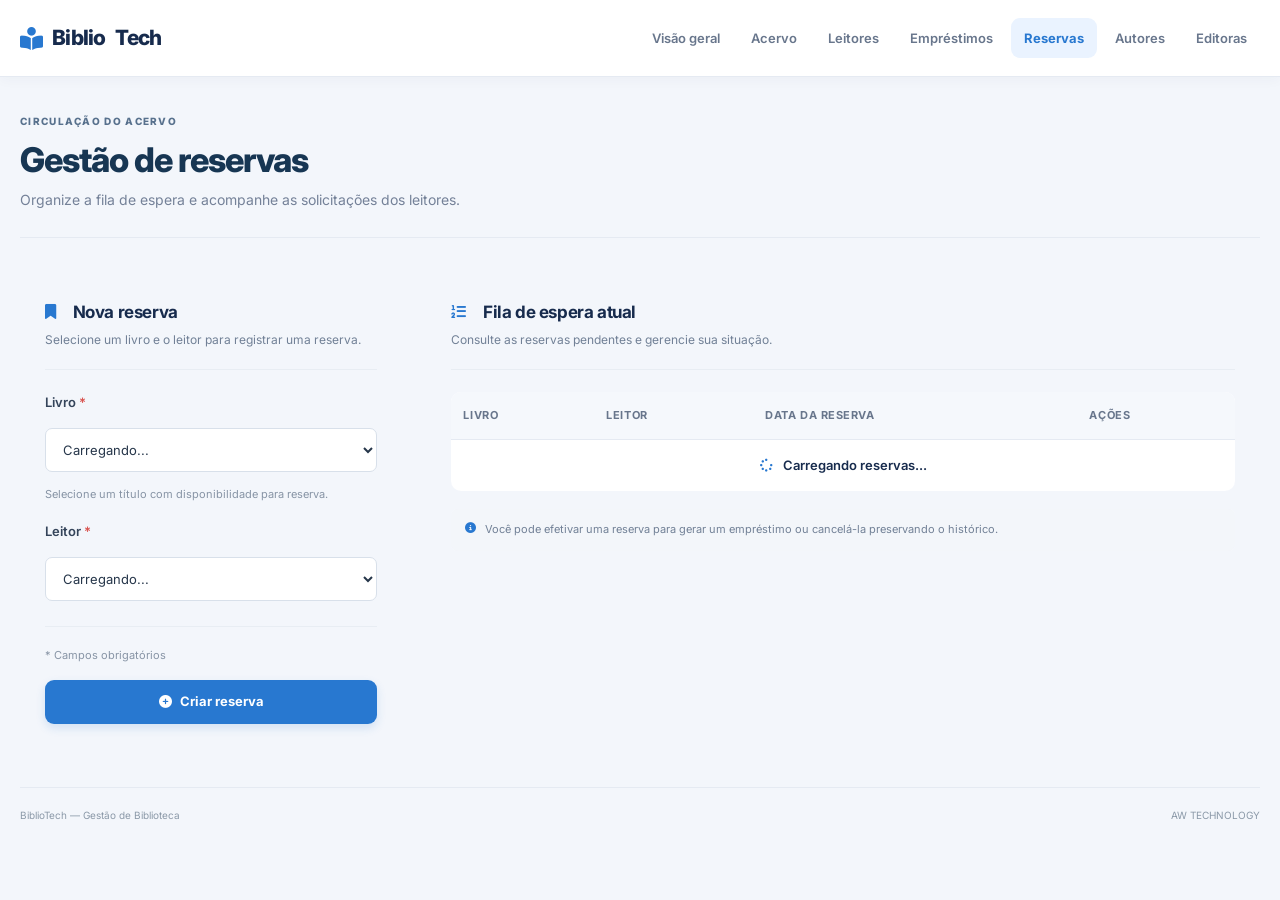
<file: reservas.html>
<!DOCTYPE html>
<html lang="pt-BR">
<head>
    <meta charset="UTF-8">
    <meta name="viewport" content="width=device-width, initial-scale=1.0">
    <meta name="theme-color" content="#172b4d">
    <meta name="description" content="Gestão de reservas e fila de espera do acervo BiblioTech.">
    <title>Reservas | BiblioTech</title>
    <link rel="icon" type="image/svg+xml" href="favicon.svg">

    <link href="https://fonts.googleapis.com/css2?family=Inter:wght@400;500;600;700;800&display=swap" rel="stylesheet">
    <link rel="stylesheet" href="https://cdnjs.cloudflare.com/ajax/libs/font-awesome/6.4.0/css/all.min.css">
    <link rel="stylesheet" href="css/style.css?v=5.0">
</head>
<body>

    <nav class="top-nav">
        <div class="container nav-flex">
            <a href="index.html" class="logo">
                <i class="fas fa-book-reader"></i>
                Biblio<span>Tech</span>
            </a>

            <ul class="menu">
                <li><a href="index.html">Visão geral</a></li>
                <li><a href="livros.html">Acervo</a></li>
                <li><a href="usuarios.html">Leitores</a></li>
                <li><a href="emprestimos.html">Empréstimos</a></li>
                <li><a href="reservas.html" class="active">Reservas</a></li>
                <li><a href="autores.html">Autores</a></li>
                <li><a href="editoras.html">Editoras</a></li>
            </ul>
        </div>
    </nav>

    <main class="container institutional-dashboard">

        <header class="dashboard-heading">
            <div class="dashboard-heading-text">
                <span class="dashboard-eyebrow">CIRCULAÇÃO DO ACERVO</span>
                <h1>Gestão de reservas</h1>
                <p>Organize a fila de espera e acompanhe as solicitações dos leitores.</p>
            </div>
        </header>

        <section class="reservation-layout">

            <div class="institutional-panel reservation-form-panel">

                <div class="panel-heading">
                    <h2><i class="fas fa-bookmark"></i> Nova reserva</h2>
                    <p>Selecione um livro e o leitor para registrar uma reserva.</p>
                </div>

                <form id="form-reserva">

                    <div class="reservation-form-fields">

                        <div class="form-group">
                            <label for="select-livro">Livro <span>*</span></label>
                            <select id="select-livro" required>
                                <option value="">Carregando...</option>
                            </select>
                            <small>Selecione um título com disponibilidade para reserva.</small>
                        </div>

                        <div class="form-group">
                            <label for="select-leitor">Leitor <span>*</span></label>
                            <select id="select-leitor" required>
                                <option value="">Carregando...</option>
                            </select>
                        </div>

                    </div>

                    <div class="reservation-form-footer">
                        <span class="form-required-note">* Campos obrigatórios</span>

                        <button type="submit" class="btn btn-save">
                            <i class="fas fa-plus-circle"></i>
                            Criar reserva
                        </button>
                    </div>

                </form>
            </div>

            <div class="institutional-panel reservation-list-panel">

                <div class="panel-heading">
                    <h2><i class="fas fa-list-ol"></i> Fila de espera atual</h2>
                    <p>Consulte as reservas pendentes e gerencie sua situação.</p>
                </div>

                <div class="table-responsive">
                    <table class="custom-table">
                        <thead>
                            <tr>
                                <th>Livro</th>
                                <th>Leitor</th>
                                <th>Data da reserva</th>
                                <th>Ações</th>
                            </tr>
                        </thead>

                        <tbody id="tabela-reservas">
                            <tr>
                                <td colspan="4" class="loading-state">
                                    <i class="fas fa-spinner fa-spin"></i>
                                    Carregando reservas...
                                </td>
                            </tr>
                        </tbody>
                    </table>
                </div>

                <div class="reservation-table-note">
                    <i class="fas fa-info-circle"></i>
                    Você pode efetivar uma reserva para gerar um empréstimo ou cancelá-la preservando o histórico.
                </div>

            </div>

        </section>

        <footer class="dashboard-footer">
            <span>BiblioTech — Gestão de Biblioteca</span>
            <span>AW TECHNOLOGY</span>
        </footer>

    </main>

    <script src="js/reservas.js"></script>
</body>
</html>
</file>
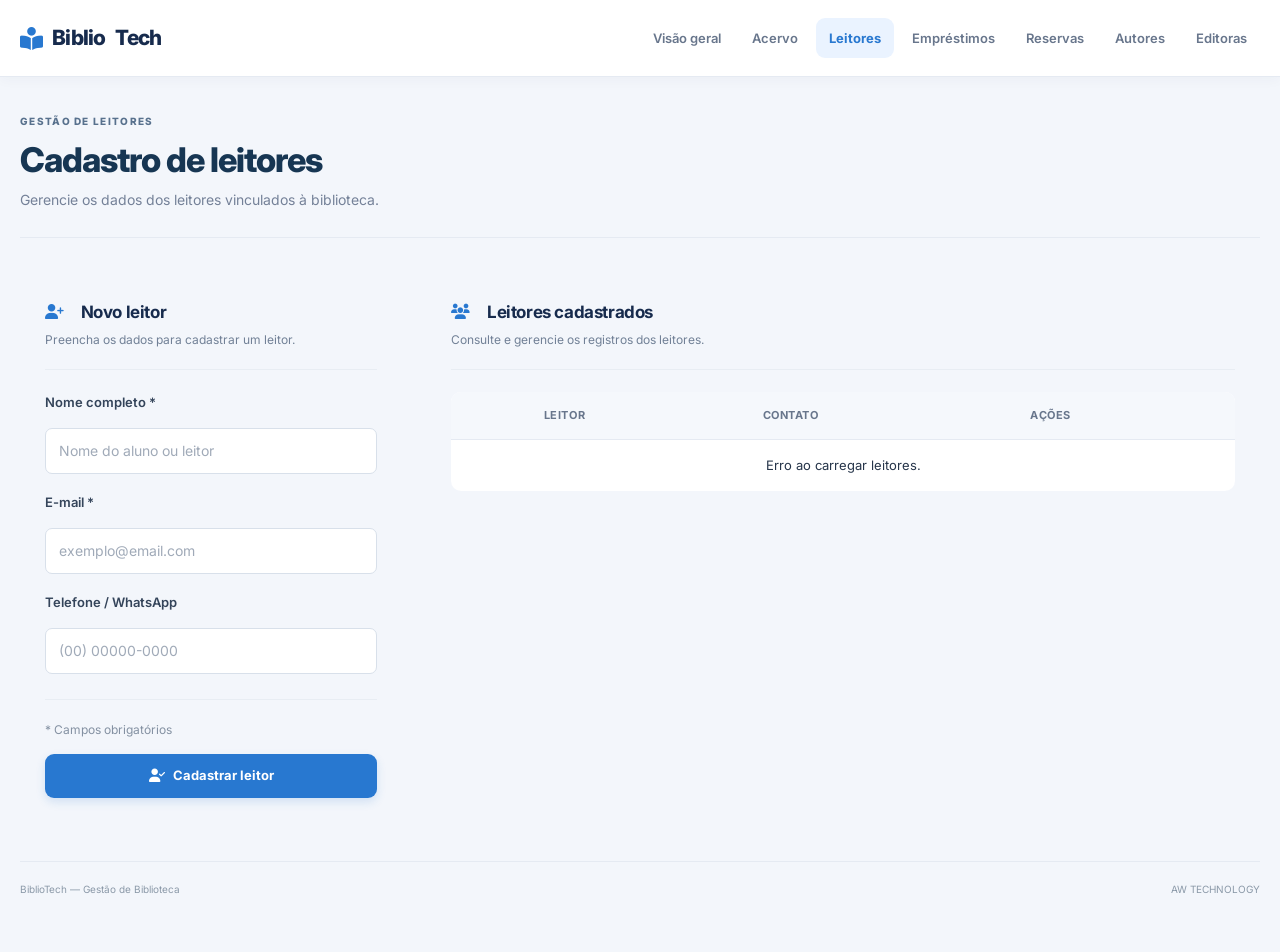
<file: usuarios.html>
<!DOCTYPE html>
<html lang="pt-br">
<head>
    <meta charset="UTF-8">
    <meta name="viewport" content="width=device-width, initial-scale=1.0">
    <meta name="theme-color" content="#172b4d">

    <title>Leitores | BiblioTech</title>
    <link rel="icon" type="image/svg+xml" href="favicon.svg">

    <link href="https://fonts.googleapis.com/css2?family=Inter:wght@400;500;600;700;800&display=swap" rel="stylesheet">
    <link rel="stylesheet" href="https://cdnjs.cloudflare.com/ajax/libs/font-awesome/6.4.0/css/all.min.css">
    <link rel="stylesheet" href="css/style.css?v=5.0">
</head>
<body>

    <nav class="top-nav">
        <div class="container nav-flex">
            <a href="index.html" class="logo">
                <i class="fas fa-book-reader"></i>
                Biblio<span>Tech</span>
            </a>

            <ul class="menu">
                <li><a href="index.html">Visão geral</a></li>
                <li><a href="livros.html">Acervo</a></li>
                <li><a href="usuarios.html" class="active">Leitores</a></li>
                <li><a href="emprestimos.html">Empréstimos</a></li>
                <li><a href="reservas.html">Reservas</a></li>
                <li><a href="autores.html">Autores</a></li>
                <li><a href="editoras.html">Editoras</a></li>
            </ul>
        </div>
    </nav>

    <main class="container institutional-dashboard">

        <header class="dashboard-heading">
            <div class="dashboard-heading-text">
                <span class="dashboard-eyebrow">GESTÃO DE LEITORES</span>
                <h1>Cadastro de leitores</h1>
                <p>Gerencie os dados dos leitores vinculados à biblioteca.</p>
            </div>
        </header>

        <div class="reader-layout">

            <section class="institutional-panel reader-form-panel">

                <div class="panel-heading">
                    <div>
                        <h2><i class="fas fa-user-plus"></i> Novo leitor</h2>
                        <p>Preencha os dados para cadastrar um leitor.</p>
                    </div>
                </div>

                <form id="form-usuario">

                    <div class="reader-form-fields">

                        <div class="form-group">
                            <label for="nome-usuario">Nome completo *</label>
                            <input
                                type="text"
                                id="nome-usuario"
                                maxlength="255"
                                required
                                placeholder="Nome do aluno ou leitor"
                            >
                        </div>

                        <div class="form-group">
                            <label for="email-usuario">E-mail *</label>
                            <input
                                type="email"
                                id="email-usuario"
                                maxlength="255"
                                required
                                placeholder="exemplo@email.com"
                            >
                        </div>

                        <div class="form-group">
                            <label for="tel-usuario">Telefone / WhatsApp</label>
                            <input
                                type="text"
                                id="tel-usuario"
                                placeholder="(00) 00000-0000"
                            >
                        </div>

                    </div>

                    <div class="reader-form-actions">
                        <span class="form-required-note">* Campos obrigatórios</span>

                        <button type="submit" class="btn btn-save">
                            <i class="fas fa-user-check"></i>
                            Cadastrar leitor
                        </button>
                    </div>

                </form>
            </section>

            <section class="institutional-panel reader-list-panel">

                <div class="panel-heading">
                    <div>
                        <h2><i class="fas fa-users"></i> Leitores cadastrados</h2>
                        <p>Consulte e gerencie os registros dos leitores.</p>
                    </div>
                </div>

                <div class="table-responsive">
                    <table class="custom-table">
                        <thead>
                            <tr>
                                <th scope="col" aria-label="Tipo"></th>
                                <th scope="col">Leitor</th>
                                <th scope="col">Contato</th>
                                <th scope="col">Ações</th>
                            </tr>
                        </thead>

                        <tbody id="tabela-usuarios">
                            <tr>
                                <td colspan="4" class="table-empty">
                                    Carregando leitores...
                                </td>
                            </tr>
                        </tbody>
                    </table>
                </div>

            </section>

        </div>

        <footer class="dashboard-footer">
            <span>BiblioTech — Gestão de Biblioteca</span>
            <span>AW TECHNOLOGY</span>
        </footer>

    </main>

    <!-- Modal de edição -->
    <div
        id="modalEditarUser"
        class="modal-simples"
        role="dialog"
        aria-modal="true"
        aria-labelledby="titulo-modal-user"
        style="display:none;"
    >
        <div class="modal-content reader-modal-content">

            <div class="reader-modal-heading">
                <div>
                    <span class="dashboard-eyebrow">GESTÃO DE LEITORES</span>
                    <h2 id="titulo-modal-user">
                        <i class="fas fa-user-edit"></i>
                        Editar leitor
                    </h2>
                </div>

                <button
                    type="button"
                    class="reader-modal-close"
                    onclick="fecharModalUser()"
                    aria-label="Fechar modal"
                >
                    <i class="fas fa-times"></i>
                </button>
            </div>

            <form id="form-editar-user">

                <input type="hidden" id="edit-id-user">

                <div class="form-group">
                    <label for="edit-nome-user">Nome completo *</label>
                    <input type="text" id="edit-nome-user" required>
                </div>

                <div class="form-group">
                    <label for="edit-email-user">E-mail *</label>
                    <input type="email" id="edit-email-user" required>
                </div>

                <div class="form-group">
                    <label for="edit-tel-user">Telefone / WhatsApp</label>
                    <input
                        type="text"
                        id="edit-tel-user"
                        placeholder="(00) 00000-0000"
                    >
                </div>

                <div class="reader-modal-actions">
                    <button
                        type="button"
                        onclick="fecharModalUser()"
                        class="btn btn-outline"
                    >
                        Cancelar
                    </button>

                    <button type="submit" class="btn btn-save">
                        <i class="fas fa-check"></i>
                        Atualizar dados
                    </button>
                </div>

            </form>
        </div>
    </div>

    <script src="js/usuarios.js"></script>
</body>
</html>
</file>
<file: css/style.css>
@import url('https://fonts.googleapis.com/css2?family=Inter:wght@400;500;600;700;800&display=swap');

/* ========================================
   BIBLIOTECH — IDENTIDADE VISUAL
======================================== */

:root {
    --primary: #2878d0;
    --primary-dark: #1d5fa8;
    --primary-light: #eaf3ff;

    --navy: #172b4d;
    --navy-light: #263f65;

    --success: #0d9b72;
    --success-light: #e6f7f1;

    --warning: #d98716;
    --warning-light: #fff5e5;

    --danger: #dc4c4c;
    --danger-light: #fff0f0;

    --bg: #f3f6fb;
    --white: #ffffff;

    --text: #26354a;
    --text-muted: #748198;

    --border: #e5eaf2;
    --shadow: 0 8px 24px rgba(23, 43, 77, 0.06);
    --shadow-hover: 0 14px 32px rgba(23, 43, 77, 0.10);

    --radius: 14px;
    --transition: 0.25s ease;
}

/* ========================================
   RESET E ESTRUTURA
======================================== */

* {
    margin: 0;
    padding: 0;
    box-sizing: border-box;
}

html {
    scroll-behavior: smooth;
}

body {
    min-height: 100vh;
    background: var(--bg);
    color: var(--text);
    font-family: 'Inter', sans-serif;
    font-size: 14px;
    line-height: 1.6;
}

button,
input,
select,
textarea {
    font: inherit;
}

button {
    cursor: pointer;
}

a {
    color: inherit;
    text-decoration: none;
}

.container {
    width: min(1180px, calc(100% - 40px));
    margin: 32px auto;
}

/* ========================================
   NAVEGAÇÃO
======================================== */

.top-nav {
    position: sticky;
    top: 0;
    z-index: 100;
    width: 100%;
    background: var(--white);
    border-bottom: 1px solid var(--border);
    box-shadow: 0 3px 12px rgba(23, 43, 77, 0.035);
}

.nav-flex {
    width: min(1280px, calc(100% - 40px));
    min-height: 76px;
    margin: 0 auto;
    display: flex;
    align-items: center;
    justify-content: space-between;
    gap: 28px;
}

.logo {
    display: flex;
    align-items: center;
    gap: 10px;
    color: var(--navy);
    font-size: 21px;
    font-weight: 800;
    letter-spacing: -0.8px;
    white-space: nowrap;
}

.logo i {
    color: var(--primary);
    font-size: 23px;
}

.menu {
    display: flex;
    align-items: center;
    justify-content: flex-end;
    gap: 5px;
    list-style: none;
    flex-wrap: wrap;
}

.menu a {
    display: inline-flex;
    align-items: center;
    gap: 7px;
    padding: 10px 13px;
    border-radius: 9px;
    color: #68768c;
    font-size: 13px;
    font-weight: 600;
    transition: var(--transition);
}

.menu a:hover {
    color: var(--primary);
    background: var(--primary-light);
}

.menu a.active {
    color: var(--primary);
    background: var(--primary-light);
    font-weight: 700;
}

/* ========================================
   TÍTULOS E CABEÇALHOS
======================================== */

h1,
h2,
h3,
h4 {
    color: var(--navy);
    line-height: 1.3;
}

h1 {
    font-size: clamp(24px, 3vw, 30px);
    font-weight: 800;
    letter-spacing: -1px;
}

h2 {
    font-size: 20px;
    font-weight: 700;
    letter-spacing: -0.4px;
}

h3 {
    font-size: 16px;
    font-weight: 700;
}

p {
    color: var(--text-muted);
}

.page-header {
    display: flex;
    align-items: center;
    justify-content: space-between;
    flex-wrap: wrap;
    gap: 16px;
    margin-bottom: 26px;
}

.page-header h1 {
    margin-bottom: 5px;
}

.page-header p {
    font-size: 13px;
}

/* ========================================
   BANNER DE BOAS-VINDAS
======================================== */

.welcome-banner {
    position: relative;
    overflow: hidden;
    display: flex;
    align-items: center;
    justify-content: space-between;
    gap: 20px;
    margin-bottom: 28px;
    padding: 30px 34px;
    border: 1px solid #dce9fa;
    border-radius: 18px;
    background: linear-gradient(115deg, #ffffff 0%, #edf5ff 100%);
    box-shadow: var(--shadow);
}

.welcome-banner h1,
.welcome-banner h2 {
    margin-bottom: 8px;
}

.welcome-banner p {
    font-size: 14px;
}

.welcome-banner #data-atual {
    color: var(--primary);
    font-size: 13px;
    font-weight: 600;
}

/* ========================================
   CARDS DE ESTATÍSTICAS
======================================== */

.stats-grid {
    display: grid;
    grid-template-columns: repeat(4, minmax(0, 1fr));
    gap: 20px;
    margin-bottom: 28px;
}

.stat-card {
    position: relative;
    min-width: 0;
    padding: 23px;
    overflow: hidden;
    background: var(--white);
    border: 1px solid var(--border);
    border-radius: var(--radius);
    box-shadow: var(--shadow);
    transition: transform var(--transition), box-shadow var(--transition);
}

.stat-card:hover {
    transform: translateY(-4px);
    box-shadow: var(--shadow-hover);
}

.stat-card h3 {
    margin-bottom: 12px;
    color: var(--text-muted);
    font-size: 12px;
    font-weight: 600;
    text-transform: uppercase;
    letter-spacing: 0.6px;
}

.stat-card p,
.stat-card .stat-number {
    color: var(--navy);
    font-size: 32px;
    font-weight: 800;
    line-height: 1.2;
    letter-spacing: -1px;
}

.card-icon {
    display: flex;
    align-items: center;
    justify-content: center;
    width: 46px;
    height: 46px;
    margin-bottom: 18px;
    border-radius: 13px;
    background: var(--primary-light);
    color: var(--primary);
    font-size: 20px;
}

.stat-card.success {
    border-bottom: 3px solid var(--success);
}

.stat-card.success .card-icon {
    color: var(--success);
    background: var(--success-light);
}

.stat-card.alert {
    border-bottom: 3px solid var(--warning);
}

.stat-card.alert .card-icon {
    color: var(--warning);
    background: var(--warning-light);
}

/* ========================================
   CONTEÚDO DO DASHBOARD
======================================== */

.dashboard-content {
    display: grid;
    grid-template-columns: minmax(0, 1.7fr) minmax(260px, 1fr);
    align-items: start;
    gap: 22px;
}

.list-box,
.action-box {
    min-width: 0;
    padding: 25px;
    background: var(--white);
    border: 1px solid var(--border);
    border-radius: var(--radius);
    box-shadow: var(--shadow);
}

.list-box h2,
.action-box h2 {
    margin-bottom: 20px;
}

.action-box h3 {
    margin-bottom: 18px;
}

.nav-vertical {
    display: flex;
    flex-direction: column;
    gap: 11px;
}

.nav-vertical a,
.nav-vertical button {
    width: 100%;
}

/* ========================================
   ATIVIDADES
======================================== */

.activity-item {
    display: flex;
    align-items: flex-start;
    gap: 14px;
    padding: 15px 0;
    border-bottom: 1px solid var(--border);
}

.activity-item:last-child {
    border-bottom: none;
}

.activity-item i {
    display: flex;
    align-items: center;
    justify-content: center;
    flex-shrink: 0;
    width: 38px;
    height: 38px;
    border-radius: 11px;
    background: var(--primary-light);
    color: var(--primary);
}

.activity-item p {
    color: var(--text);
    font-size: 13px;
}

/* ========================================
   TABELAS
======================================== */

.table-responsive {
    width: 100%;
    overflow-x: auto;
    border-radius: 10px;
}

.custom-table {
    width: 100%;
    min-width: 620px;
    border-collapse: separate;
    border-spacing: 0;
    background: var(--white);
}

.custom-table thead th {
    padding: 15px 16px;
    background: #f5f8fc;
    border-bottom: 1px solid var(--border);
    color: #68768c;
    font-size: 11px;
    font-weight: 700;
    text-align: left;
    text-transform: uppercase;
    letter-spacing: 0.55px;
    white-space: nowrap;
}

.custom-table tbody td {
    padding: 15px 16px;
    border-bottom: 1px solid #edf0f5;
    color: var(--text);
    font-size: 13px;
    vertical-align: middle;
}

.custom-table tbody tr {
    transition: background var(--transition);
}

.custom-table tbody tr:hover {
    background: #f8faff;
}

.custom-table tbody tr:last-child td {
    border-bottom: none;
}

/* ========================================
   FORMULÁRIOS
======================================== */

.form-group {
    display: flex;
    flex-direction: column;
    gap: 7px;
    margin-bottom: 19px;
}

.form-group label {
    color: var(--navy);
    font-size: 13px;
    font-weight: 600;
}

.form-group input,
.form-group select,
.form-group textarea,
input,
select,
textarea {
    max-width: 100%;
}

.form-group input,
.form-group select,
.form-group textarea {
    width: 100%;
    min-height: 44px;
    padding: 11px 13px;
    border: 1px solid #dce3ed;
    border-radius: 9px;
    outline: none;
    background: #fff;
    color: var(--text);
    transition: border-color var(--transition), box-shadow var(--transition);
}

.form-group textarea {
    min-height: 110px;
    resize: vertical;
}

.form-group input:focus,
.form-group select:focus,
.form-group textarea:focus {
    border-color: var(--primary);
    box-shadow: 0 0 0 3px rgba(40, 120, 208, 0.12);
}

.form-group input::placeholder,
.form-group textarea::placeholder {
    color: #a4afbf;
}

/* ========================================
   BOTÕES
======================================== */

.btn {
    display: inline-flex;
    align-items: center;
    justify-content: center;
    gap: 8px;
    min-height: 42px;
    padding: 10px 17px;
    border: 1px solid transparent;
    border-radius: 9px;
    font-size: 13px;
    font-weight: 700;
    text-align: center;
    transition: var(--transition);
}

.btn:hover {
    transform: translateY(-1px);
}

.btn-add,
.btn-save {
    background: var(--primary);
    color: #fff;
    box-shadow: 0 4px 10px rgba(40, 120, 208, 0.16);
}

.btn-add:hover,
.btn-save:hover {
    background: var(--primary-dark);
}

.btn-outline {
    background: #fff;
    border-color: var(--border);
    color: var(--navy);
}

.btn-outline:hover {
    border-color: var(--primary);
    background: var(--primary-light);
    color: var(--primary);
}

.btn-editora {
    background: #f1edff;
    border-color: #e4dcff;
    color: #7052bd;
}

.btn-editora:hover {
    background: #e8e0ff;
}

.btn-icon {
    display: inline-flex;
    align-items: center;
    justify-content: center;
    width: 34px;
    height: 34px;
    margin: 2px;
    border: 1px solid var(--border);
    border-radius: 8px;
    background: #fff;
    color: var(--primary);
    transition: var(--transition);
}

.btn-icon:hover {
    background: var(--primary-light);
    border-color: #c9def8;
}

.btn-icon.delete,
.btn-icon[title*="Excluir"],
.btn-icon[aria-label*="Excluir"] {
    color: var(--danger);
}

.btn-icon.delete:hover,
.btn-icon[title*="Excluir"]:hover,
.btn-icon[aria-label*="Excluir"]:hover {
    background: var(--danger-light);
    border-color: #ffd5d5;
}

/* ========================================
   MODAIS
======================================== */

.modal-simples {
    display: none;
    position: fixed;
    inset: 0;
    z-index: 1000;
    align-items: center;
    justify-content: center;
    padding: 20px;
    overflow-y: auto;
    background: rgba(15, 30, 52, 0.55);
    backdrop-filter: blur(4px);
}

.modal-content {
    position: relative;
    width: 100%;
    max-width: 480px;
    max-height: calc(100vh - 40px);
    overflow-y: auto;
    padding: 30px;
    border: 1px solid rgba(255, 255, 255, 0.7);
    border-radius: 17px;
    background: #fff;
    box-shadow: 0 24px 70px rgba(10, 25, 45, 0.22);
    animation: modalEntrada 0.2s ease-out;
}

.modal-content h2,
.modal-content h3 {
    margin-bottom: 22px;
}

.modal-actions {
    display: flex;
    justify-content: flex-end;
    flex-wrap: wrap;
    gap: 10px;
    margin-top: 24px;
}

@keyframes modalEntrada {
    from {
        opacity: 0;
        transform: translateY(12px);
    }
    to {
        opacity: 1;
        transform: translateY(0);
    }
}

/* ========================================
   ALERTAS E ESTADOS
======================================== */

.alert {
    padding: 13px 16px;
    margin-bottom: 18px;
    border: 1px solid #f3d7a8;
    border-radius: 9px;
    background: var(--warning-light);
    color: #8c5a12;
    font-size: 13px;
}

.loading-state {
    padding: 30px 15px;
    color: var(--text-muted);
    text-align: center;
    font-size: 13px;
}

.loading-state i {
    margin-right: 7px;
    color: var(--primary);
}

.success {
    color: var(--success);
}

/* ========================================
   RESPONSIVIDADE
======================================== */

@media (max-width: 1000px) {
    .nav-flex {
        align-items: flex-start;
        flex-direction: column;
        gap: 10px;
        padding: 17px 0;
    }

    .menu {
        justify-content: flex-start;
        width: 100%;
    }

    .stats-grid {
        grid-template-columns: repeat(2, minmax(0, 1fr));
    }

    .dashboard-content {
        grid-template-columns: 1fr;
    }
}

@media (max-width: 600px) {
    .container {
        width: calc(100% - 28px);
        margin: 22px auto;
    }

    .nav-flex {
        width: calc(100% - 28px);
    }

    .menu {
        gap: 3px;
    }

    .menu a {
        padding: 8px 9px;
        font-size: 12px;
    }

    .welcome-banner {
        align-items: flex-start;
        flex-direction: column;
        padding: 23px;
    }

    .stats-grid {
        gap: 12px;
    }

    .stat-card {
        padding: 17px;
    }

    .stat-card p,
    .stat-card .stat-number {
        font-size: 26px;
    }

    .list-box,
    .action-box {
        padding: 19px;
    }

    .page-header {
        align-items: flex-start;
        flex-direction: column;
    }

    .modal-content {
        padding: 23px;
    }

    .modal-actions {
        flex-direction: column-reverse;
    }

    .modal-actions .btn {
        width: 100%;
    }
}

@media (max-width: 380px) {
    .stats-grid {
        grid-template-columns: 1fr;
    }

    .logo {
        font-size: 19px;
    }

    .menu a {
        font-size: 11px;
        padding: 7px;
    }
}

/* ========================================
   BIBLIOTECH — DASHBOARD INSTITUCIONAL
======================================== */

.institutional-dashboard {
    width: min(1280px, calc(100% - 40px));
    margin: 36px auto;
}

/* Cabeçalho */

.dashboard-heading {
    display: flex;
    align-items: flex-end;
    justify-content: space-between;
    flex-wrap: wrap;
    gap: 20px;
    margin-bottom: 38px;
    padding-bottom: 25px;
    border-bottom: 1px solid var(--border);
}

.dashboard-eyebrow,
.section-kicker {
    display: block;
    margin-bottom: 9px;
    color: #58718d;
    font-size: 10px;
    font-weight: 800;
    letter-spacing: 1.3px;
}

.dashboard-eyebrow i {
    margin-right: 5px;
    color: var(--success);
}

.dashboard-heading h1 {
    margin-bottom: 7px;
    color: #173653;
    font-size: clamp(27px, 3vw, 34px);
}

.dashboard-heading-text > p {
    font-size: 14px;
}

.dashboard-date {
    display: flex;
    align-items: center;
    gap: 9px;
    padding: 11px 15px;
    border: 1px solid var(--border);
    border-radius: 9px;
    background: #fff;
    color: #52677e;
    font-size: 12px;
    font-weight: 600;
}

.dashboard-date i {
    color: var(--primary);
}

/* Seções */

.dashboard-section {
    margin-bottom: 35px;
}

.section-heading {
    display: flex;
    align-items: flex-end;
    justify-content: space-between;
    flex-wrap: wrap;
    gap: 15px;
    margin-bottom: 19px;
}

.section-heading h2 {
    margin-bottom: 5px;
    color: #193b59;
    font-size: 21px;
}

.section-heading p {
    font-size: 12px;
}

.section-link {
    display: inline-flex;
    align-items: center;
    gap: 9px;
    color: var(--primary);
    font-size: 12px;
    font-weight: 700;
}

.section-link:hover {
    color: var(--primary-dark);
}

/* Indicadores */

.institutional-stats {
    grid-template-columns: repeat(4, minmax(0, 1fr));
    gap: 16px;
    margin-bottom: 0;
}

.circulation-stats {
    grid-template-columns: repeat(3, minmax(0, 1fr));
    gap: 16px;
    margin-bottom: 0;
}

.institutional-card {
    padding: 21px;
    border: 1px solid #e1e8ef;
    border-radius: 11px;
    box-shadow: 0 3px 12px rgba(23, 43, 77, 0.035);
}

.institutional-card:hover {
    transform: translateY(-3px);
    box-shadow: 0 9px 22px rgba(23, 43, 77, 0.08);
}

.stat-card-top {
    display: flex;
    align-items: center;
    justify-content: space-between;
    gap: 8px;
    margin-bottom: 17px;
}

.stat-icon {
    display: flex;
    align-items: center;
    justify-content: center;
    width: 39px;
    height: 39px;
    border-radius: 9px;
    background: #edf3f9;
    color: #315b80;
    font-size: 16px;
}

.stat-label {
    color: #8492a3;
    font-size: 9px;
    font-weight: 800;
    letter-spacing: 0.8px;
}

.institutional-card .stat-number {
    margin-bottom: 5px;
    color: #193b59;
    font-size: 32px;
    font-weight: 800;
    line-height: 1.15;
    letter-spacing: -1px;
}

.institutional-card h3 {
    margin-bottom: 5px;
    color: #40556b;
    font-size: 12px;
    font-weight: 700;
}

.stat-description {
    color: #91a0af;
    font-size: 11px;
}

/* Disponibilidade */

.stat-available {
    border-top: 3px solid var(--success);
}

.stat-available .stat-icon {
    background: var(--success-light);
    color: var(--success);
}

.stat-available .stat-number {
    color: #07845f;
}

/* Atrasos */

.stat-overdue {
    border-top: 3px solid var(--danger);
}

.stat-overdue .stat-icon {
    background: var(--danger-light);
    color: var(--danger);
}

.stat-overdue .stat-number {
    color: #c43d3d;
}

/* Reservas */

.stat-reservations {
    border-top: 3px solid var(--warning);
}

.stat-reservations .stat-icon {
    background: var(--warning-light);
    color: var(--warning);
}

/* Histórico e operações */

.dashboard-lower {
    display: grid;
    grid-template-columns: minmax(0, 1.65fr) minmax(280px, 0.85fr);
    gap: 20px;
    align-items: start;
}

.institutional-panel {
    padding: 25px;
    border-radius: 11px;
}

.panel-heading {
    margin-bottom: 16px;
    padding-bottom: 17px;
    border-bottom: 1px solid var(--border);
}

.panel-heading h2 {
    display: flex;
    align-items: center;
    gap: 9px;
    margin-bottom: 6px;
    color: #193b59;
    font-size: 17px;
}

.panel-heading h2 i {
    color: #547895;
    font-size: 15px;
}

.panel-heading p {
    font-size: 11px;
}

/* Atividades */

.activity-item {
    align-items: center;
    gap: 12px;
    padding: 14px 0;
}

.activity-icon {
    display: flex;
    align-items: center;
    justify-content: center;
    flex-shrink: 0;
    width: 39px;
    height: 39px;
    border-radius: 9px;
    background: #edf3f9;
    color: #315b80;
}

.activity-book {
    background: #eaf3ff;
    color: #2878d0;
}

.activity-reader {
    background: #e6f7f1;
    color: #0d9b72;
}

.activity-reservation {
    background: #fff5e5;
    color: #d98716;
}

.activity-loan {
    background: #eaf0f8;
    color: #315b80;
}

.activity-return {
    background: #e6f7f1;
    color: #0d9b72;
}

.activity-author {
    background: #f1edff;
    color: #7052bd;
}

.activity-publisher {
    background: #edf1f5;
    color: #52677e;
}

.activity-default {
    background: #f0f2f5;
    color: #748198;
}

.activity-details {
    flex: 1;
    min-width: 0;
}

.activity-title {
    overflow-wrap: anywhere;
    color: #30475e;
    font-size: 12px;
    font-weight: 700;
}

.activity-action {
    margin-top: 3px;
    color: #8997a7;
    font-size: 10px;
}

.activity-date {
    flex-shrink: 0;
    color: #8492a3;
    font-size: 10px;
    text-align: right;
}

.activity-empty,
.activity-error {
    padding: 30px 15px;
    color: #8291a2;
    text-align: center;
    font-size: 12px;
}

.activity-empty i,
.activity-error i {
    display: block;
    margin-bottom: 10px;
    font-size: 25px;
}

.activity-error {
    color: var(--danger);
}

/* Atalhos */

.institutional-actions {
    gap: 9px;
}

.institutional-actions > .btn {
    justify-content: flex-start;
    min-height: 45px;
    padding: 11px 14px;
    font-size: 12px;
}

.institutional-actions > .btn i {
    width: 18px;
    text-align: center;
}

.institutional-actions .btn-save {
    background: #1b557d;
    box-shadow: none;
}

.institutional-actions .btn-save:hover {
    background: #153f5e;
}

.institutional-actions .btn-add {
    background: #0d8a69;
    box-shadow: none;
}

.institutional-actions .btn-add:hover {
    background: #087153;
}

.institutional-actions .btn-reservas {
    color: #9b6819;
    background: #fff8eb;
    border-color: #f0dfbd;
}

.quick-register {
    display: flex;
    flex-direction: column;
    gap: 9px;
    margin-top: 12px;
    padding-top: 17px;
    border-top: 1px solid var(--border);
}

.quick-register-title {
    margin-bottom: 3px;
    color: #8492a3;
    font-size: 9px;
    font-weight: 800;
    letter-spacing: 0.8px;
}

.quick-register .btn {
    justify-content: flex-start;
    min-height: 40px;
}

/* Rodapé */

.dashboard-footer {
    display: flex;
    justify-content: space-between;
    flex-wrap: wrap;
    gap: 10px;
    margin-top: 38px;
    padding: 19px 0;
    border-top: 1px solid var(--border);
    color: #8b99a8;
    font-size: 10px;
}

/* Responsividade do dashboard */

@media (max-width: 1050px) {
    .institutional-stats {
        grid-template-columns: repeat(2, minmax(0, 1fr));
    }

    .dashboard-lower {
        grid-template-columns: 1fr;
    }
}

@media (max-width: 650px) {
    .institutional-dashboard {
        width: calc(100% - 28px);
        margin: 25px auto;
    }

    .dashboard-heading {
        align-items: flex-start;
        flex-direction: column;
        margin-bottom: 28px;
    }

    .dashboard-date {
        max-width: 100%;
        font-size: 11px;
    }

    .section-heading {
        align-items: flex-start;
        flex-direction: column;
    }

    .institutional-stats,
    .circulation-stats {
        grid-template-columns: repeat(2, minmax(0, 1fr));
        gap: 11px;
    }

    .institutional-card {
        padding: 15px;
    }

    .institutional-card .stat-number {
        font-size: 27px;
    }

    .stat-label {
        font-size: 8px;
    }

    .institutional-panel {
        padding: 18px;
    }

    .activity-item {
        gap: 9px;
    }

    .activity-date {
        font-size: 9px;
    }

    .dashboard-footer {
        flex-direction: column;
    }
}

@media (max-width: 380px) {
    .institutional-stats,
    .circulation-stats {
        grid-template-columns: 1fr;
    }
}

/* =========================================
   FORMULÁRIO DE CADASTRO DE LIVROS
========================================= */

.book-form-panel {
    max-width: 900px;
    margin: 0 auto 30px;
}

.book-form-panel .panel-heading {
    padding-bottom: 22px;
    margin-bottom: 26px;
    border-bottom: 1px solid #e8edf3;
}

.book-form-panel .panel-heading h2 {
    color: var(--navy);
    font-size: 18px;
    font-weight: 700;
}

.book-form-panel .panel-heading h2 i {
    color: var(--primary);
    margin-right: 8px;
}

.book-form-panel .panel-heading p {
    color: #718096;
    font-size: 13px;
    margin-top: 7px;
}

.book-form-grid {
    display: grid;
    grid-template-columns: repeat(2, minmax(0, 1fr));
    gap: 22px 24px;
}

.book-form-grid .form-group {
    margin-bottom: 0;
}

.book-form-grid label {
    display: block;
    margin-bottom: 9px;
    color: #34445a;
    font-size: 13px;
    font-weight: 600;
}

.book-form-grid input,
.book-form-grid select {
    width: 100%;
    min-height: 46px;
    padding: 11px 13px;
    border: 1px solid #d8e0ea;
    border-radius: 7px;
    background: #fff;
    color: #26364a;
    font-family: inherit;
    font-size: 14px;
    transition: border-color .2s, box-shadow .2s;
}

.book-form-grid input:focus,
.book-form-grid select:focus {
    outline: none;
    border-color: var(--primary);
    box-shadow: 0 0 0 3px rgba(40, 120, 208, .12);
}

.book-form-grid input::placeholder {
    color: #a0aab8;
}

.book-form-grid small {
    display: block;
    margin-top: 7px;
    color: #8491a2;
    font-size: 12px;
}

.book-form-footer {
    display: flex;
    align-items: center;
    justify-content: space-between;
    gap: 20px;
    margin-top: 32px;
    padding-top: 22px;
    border-top: 1px solid #e8edf3;
}

.form-required-note {
    color: #8491a2;
    font-size: 12px;
}

.book-form-actions {
    display: flex;
    align-items: center;
    justify-content: flex-end;
    gap: 12px;
}

.book-form-actions .btn {
    min-height: 42px;
    display: inline-flex;
    align-items: center;
    justify-content: center;
    gap: 8px;
    text-decoration: none;
}

.book-form-actions button:disabled {
    opacity: .65;
    cursor: wait;
}

@media (max-width: 650px) {
    .book-form-grid {
        grid-template-columns: 1fr;
        gap: 18px;
    }

    .book-form-footer {
        align-items: stretch;
        flex-direction: column;
    }

    .book-form-actions {
        width: 100%;
    }

    .book-form-actions .btn {
        flex: 1;
    }
}


/* =========================================
   GESTÃO DE LEITORES
========================================= */

.reader-layout {
    display: grid;
    grid-template-columns: minmax(280px, 0.78fr) minmax(0, 1.7fr);
    align-items: start;
    gap: 24px;
    margin-bottom: 30px;
}

.reader-form-panel,
.reader-list-panel {
    min-width: 0;
}

.reader-form-panel .panel-heading,
.reader-list-panel .panel-heading {
    padding-bottom: 20px;
    margin-bottom: 22px;
    border-bottom: 1px solid #e8edf3;
}

.reader-form-panel .panel-heading h2,
.reader-list-panel .panel-heading h2 {
    color: var(--navy);
    font-size: 17px;
    font-weight: 700;
}

.reader-form-panel .panel-heading h2 i,
.reader-list-panel .panel-heading h2 i {
    color: var(--primary);
    margin-right: 8px;
}

.reader-form-panel .panel-heading p,
.reader-list-panel .panel-heading p {
    color: #718096;
    font-size: 12px;
    margin-top: 7px;
}

.reader-form-fields {
    display: flex;
    flex-direction: column;
    gap: 18px;
}

.reader-form-fields .form-group {
    margin-bottom: 0;
}

.reader-form-fields label,
.reader-modal-content label {
    display: block;
    margin-bottom: 8px;
    color: #34445a;
    font-size: 13px;
    font-weight: 600;
}

.reader-form-fields input,
.reader-modal-content input {
    width: 100%;
    min-height: 44px;
    padding: 11px 13px;
    border: 1px solid #d8e0ea;
    border-radius: 7px;
    background: #fff;
    color: #26364a;
    font-family: inherit;
    font-size: 14px;
    transition: border-color .2s, box-shadow .2s;
}

.reader-form-fields input:focus,
.reader-modal-content input:focus {
    outline: none;
    border-color: var(--primary);
    box-shadow: 0 0 0 3px rgba(40, 120, 208, .12);
}

.reader-form-fields input::placeholder,
.reader-modal-content input::placeholder {
    color: #a0aab8;
}

.reader-form-actions {
    display: flex;
    flex-direction: column;
    gap: 14px;
    margin-top: 25px;
    padding-top: 20px;
    border-top: 1px solid #e8edf3;
}

.reader-form-actions .btn {
    width: 100%;
    min-height: 44px;
    display: inline-flex;
    align-items: center;
    justify-content: center;
    gap: 8px;
}

.reader-list-panel .table-responsive {
    width: 100%;
    overflow-x: auto;
}

.reader-list-panel .custom-table {
    width: 100%;
    min-width: 480px;
}

.reader-list-panel .custom-table th,
.reader-list-panel .custom-table td {
    padding: 15px 12px;
    vertical-align: middle;
}

.reader-list-panel .custom-table td:nth-child(2) {
    color: var(--navy);
    font-weight: 600;
}

.reader-list-panel .custom-table td:nth-child(3) {
    color: #64748b;
    font-size: 12px;
    line-height: 1.9;
}

.reader-list-panel .custom-table td:nth-child(3) i {
    width: 16px;
    color: #8292a7;
}

.reader-list-panel .custom-table td:last-child {
    white-space: nowrap;
}

.reader-list-panel .btn-icon {
    width: 34px;
    height: 34px;
    display: inline-flex;
    align-items: center;
    justify-content: center;
    border-radius: 7px;
    transition: background .2s, transform .2s;
}

.reader-list-panel .btn-icon.edit {
    color: var(--primary) !important;
}

.reader-list-panel .btn-icon.delete {
    color: #dc5555 !important;
}

.reader-list-panel .btn-icon.edit:hover {
    background: #eaf2fc;
}

.reader-list-panel .btn-icon.delete:hover {
    background: #fff0f0;
}

.reader-list-panel .btn-icon:hover {
    transform: translateY(-1px);
}

.reader-modal-content {
    width: 90%;
    max-width: 460px;
    padding: 28px;
    border-radius: 12px;
    background: #fff;
    box-shadow: 0 18px 55px rgba(15, 35, 60, .22);
}

.reader-modal-heading {
    display: flex;
    justify-content: space-between;
    align-items: flex-start;
    gap: 16px;
    padding-bottom: 20px;
    margin-bottom: 22px;
    border-bottom: 1px solid #e8edf3;
}

.reader-modal-heading h2 {
    margin-top: 7px;
    color: var(--navy);
    font-size: 19px;
}

.reader-modal-heading h2 i {
    color: var(--primary);
    margin-right: 7px;
}

.reader-modal-close {
    width: 34px;
    height: 34px;
    border: 0;
    border-radius: 7px;
    background: #f1f4f8;
    color: #64748b;
    cursor: pointer;
}

.reader-modal-close:hover {
    background: #e5ebf2;
}

.reader-modal-content .form-group {
    margin-bottom: 18px;
}

.reader-modal-actions {
    display: flex;
    justify-content: flex-end;
    gap: 12px;
    padding-top: 20px;
    margin-top: 22px;
    border-top: 1px solid #e8edf3;
}

.reader-modal-actions .btn {
    min-height: 42px;
    display: inline-flex;
    align-items: center;
    justify-content: center;
    gap: 8px;
    padding: 10px 16px;
    cursor: pointer;
    text-decoration: none;
}

@media (max-width: 900px) {
    .reader-layout {
        grid-template-columns: 1fr;
    }

    .reader-form-fields {
        display: grid;
        grid-template-columns: repeat(2, minmax(0, 1fr));
        gap: 18px;
    }

    .reader-form-fields .form-group:last-child {
        grid-column: 1 / -1;
    }

    .reader-form-actions {
        flex-direction: row;
        align-items: center;
        justify-content: space-between;
    }

    .reader-form-actions .btn {
        width: auto;
        min-width: 190px;
    }
}

@media (max-width: 520px) {
    .reader-form-fields {
        grid-template-columns: 1fr;
    }

    .reader-form-fields .form-group:last-child {
        grid-column: auto;
    }

    .reader-form-actions {
        align-items: stretch;
        flex-direction: column;
    }

    .reader-form-actions .btn {
        width: 100%;
    }

    .reader-modal-content {
        padding: 22px 18px;
    }

    .reader-modal-actions {
        flex-direction: column-reverse;
    }

    .reader-modal-actions .btn {
        width: 100%;
    }
}


/* =========================================
   GESTÃO DE EMPRÉSTIMOS
========================================= */

.loan-layout {
    display: grid;
    grid-template-columns: minmax(280px, 0.78fr) minmax(0, 1.7fr);
    align-items: start;
    gap: 24px;
    margin-bottom: 30px;
}

.loan-form-panel,
.loan-list-panel {
    min-width: 0;
}

.loan-form-panel .panel-heading,
.loan-list-panel .panel-heading {
    padding-bottom: 20px;
    margin-bottom: 22px;
    border-bottom: 1px solid #e8edf3;
}

.loan-form-panel .panel-heading h2,
.loan-list-panel .panel-heading h2 {
    color: var(--navy);
    font-size: 17px;
    font-weight: 700;
}

.loan-form-panel .panel-heading h2 i,
.loan-list-panel .panel-heading h2 i {
    color: var(--primary);
    margin-right: 8px;
}

.loan-form-panel .panel-heading p,
.loan-list-panel .panel-heading p {
    color: #718096;
    font-size: 12px;
    line-height: 1.6;
    margin-top: 7px;
}

.loan-form-fields {
    display: flex;
    flex-direction: column;
    gap: 19px;
}

.loan-form-fields .form-group {
    margin-bottom: 0;
}

.loan-form-fields label {
    display: block;
    margin-bottom: 8px;
    color: #34445a;
    font-size: 13px;
    font-weight: 600;
}

.loan-form-fields label span {
    color: #d9534f;
}

.loan-form-fields input,
.loan-form-fields select {
    width: 100%;
    min-height: 44px;
    padding: 11px 13px;
    border: 1px solid #d8e0ea;
    border-radius: 7px;
    background: #fff;
    color: #26364a;
    font-family: inherit;
    font-size: 13px;
    transition: border-color .2s, box-shadow .2s;
}

.loan-form-fields input:focus,
.loan-form-fields select:focus {
    outline: none;
    border-color: var(--primary);
    box-shadow: 0 0 0 3px rgba(40, 120, 208, .12);
}

.loan-form-fields small {
    display: block;
    margin-top: 7px;
    color: #8794a5;
    font-size: 11px;
    line-height: 1.5;
}

.loan-form-footer {
    display: flex;
    flex-direction: column;
    gap: 15px;
    margin-top: 25px;
    padding-top: 20px;
    border-top: 1px solid #e8edf3;
}

.loan-form-footer .form-required-note {
    color: #8794a5;
    font-size: 11px;
}

.loan-form-footer .btn {
    width: 100%;
    min-height: 44px;
    display: inline-flex;
    align-items: center;
    justify-content: center;
    gap: 8px;
    border: 0;
    cursor: pointer;
}

.loan-form-footer .btn:disabled {
    opacity: .65;
    cursor: wait;
}

.loan-list-panel .table-responsive {
    width: 100%;
    overflow-x: auto;
}

.loan-list-panel .custom-table {
    width: 100%;
    min-width: 650px;
}

.loan-list-panel .custom-table th,
.loan-list-panel .custom-table td {
    padding: 15px 12px;
    vertical-align: middle;
}

.loan-list-panel .custom-table td:first-child {
    color: var(--navy);
    font-weight: 600;
}

.loan-list-panel .custom-table td:nth-child(3),
.loan-list-panel .custom-table td:nth-child(4) {
    white-space: nowrap;
    font-size: 12px;
}

.loan-list-panel .custom-table td:nth-child(4) {
    color: #bd7824;
    font-weight: 600;
}

.loan-list-panel .custom-table td:last-child {
    white-space: nowrap;
}

.loan-list-panel .btn-icon {
    width: 34px;
    height: 34px;
    display: inline-flex;
    align-items: center;
    justify-content: center;
    margin-right: 5px !important;
    border: 0 !important;
    border-radius: 7px;
    background: transparent;
    cursor: pointer;
    transition: background .2s, transform .2s;
}

.loan-list-panel .btn-icon:hover {
    transform: translateY(-1px);
}

.loan-list-panel .btn-icon[title*="Renovar"] {
    color: var(--primary) !important;
}

.loan-list-panel .btn-icon[title*="Renovar"]:hover {
    background: #eaf2fc;
}

.loan-list-panel .btn-icon[title*="Baixa"] {
    color: #0d9b72 !important;
}

.loan-list-panel .btn-icon[title*="Baixa"]:hover {
    background: #e8f7f1;
}

.loan-list-panel .loading-state {
    padding: 28px 15px;
    color: #718096;
    text-align: center;
}

.loan-list-panel .loading-state i {
    margin-right: 7px;
    color: var(--primary);
}

.loan-table-note {
    display: flex;
    align-items: center;
    gap: 9px;
    margin-top: 18px;
    padding: 12px 14px;
    border-radius: 7px;
    background: #f3f6fa;
    color: #718096;
    font-size: 11px;
    line-height: 1.5;
}

.loan-table-note i {
    color: var(--primary);
}

@media (max-width: 1000px) {
    .loan-layout {
        grid-template-columns: 1fr;
    }

    .loan-form-fields {
        display: grid;
        grid-template-columns: repeat(2, minmax(0, 1fr));
        gap: 18px;
    }

    .loan-form-fields .form-group:last-child {
        grid-column: 1 / -1;
    }

    .loan-form-footer {
        flex-direction: row;
        align-items: center;
        justify-content: space-between;
    }

    .loan-form-footer .btn {
        width: auto;
        min-width: 200px;
    }
}

@media (max-width: 520px) {
    .loan-form-fields {
        grid-template-columns: 1fr;
    }

    .loan-form-fields .form-group:last-child {
        grid-column: auto;
    }

    .loan-form-footer {
        align-items: stretch;
        flex-direction: column;
    }

    .loan-form-footer .btn {
        width: 100%;
    }

    .loan-table-note {
        align-items: flex-start;
    }
}


/* =========================================
   GESTÃO DE RESERVAS
========================================= */

.reservation-layout {
    display: grid;
    grid-template-columns: minmax(280px, 0.78fr) minmax(0, 1.7fr);
    align-items: start;
    gap: 24px;
    margin-bottom: 30px;
}

.reservation-form-panel,
.reservation-list-panel {
    min-width: 0;
}

.reservation-form-panel .panel-heading,
.reservation-list-panel .panel-heading {
    padding-bottom: 20px;
    margin-bottom: 22px;
    border-bottom: 1px solid #e8edf3;
}

.reservation-form-panel .panel-heading h2,
.reservation-list-panel .panel-heading h2 {
    color: var(--navy);
    font-size: 17px;
    font-weight: 700;
}

.reservation-form-panel .panel-heading h2 i,
.reservation-list-panel .panel-heading h2 i {
    color: var(--primary);
    margin-right: 8px;
}

.reservation-form-panel .panel-heading p,
.reservation-list-panel .panel-heading p {
    color: #718096;
    font-size: 12px;
    line-height: 1.6;
    margin-top: 7px;
}

.reservation-form-fields {
    display: flex;
    flex-direction: column;
    gap: 19px;
}

.reservation-form-fields .form-group {
    margin-bottom: 0;
}

.reservation-form-fields label {
    display: block;
    margin-bottom: 8px;
    color: #34445a;
    font-size: 13px;
    font-weight: 600;
}

.reservation-form-fields label span {
    color: #d9534f;
}

.reservation-form-fields select {
    width: 100%;
    min-height: 44px;
    padding: 11px 13px;
    border: 1px solid #d8e0ea;
    border-radius: 7px;
    background: #fff;
    color: #26364a;
    font-family: inherit;
    font-size: 13px;
    transition: border-color .2s, box-shadow .2s;
}

.reservation-form-fields select:focus {
    outline: none;
    border-color: var(--primary);
    box-shadow: 0 0 0 3px rgba(40, 120, 208, .12);
}

.reservation-form-fields small {
    display: block;
    margin-top: 7px;
    color: #8794a5;
    font-size: 11px;
    line-height: 1.5;
}

.reservation-form-footer {
    display: flex;
    flex-direction: column;
    gap: 15px;
    margin-top: 25px;
    padding-top: 20px;
    border-top: 1px solid #e8edf3;
}

.reservation-form-footer .form-required-note {
    color: #8794a5;
    font-size: 11px;
}

.reservation-form-footer .btn {
    width: 100%;
    min-height: 44px;
    display: inline-flex;
    align-items: center;
    justify-content: center;
    gap: 8px;
    border: 0;
    cursor: pointer;
}

.reservation-list-panel .table-responsive {
    width: 100%;
    overflow-x: auto;
}

.reservation-list-panel .custom-table {
    width: 100%;
    min-width: 560px;
}

.reservation-list-panel .custom-table th,
.reservation-list-panel .custom-table td {
    padding: 15px 12px;
    vertical-align: middle;
}

.reservation-list-panel .custom-table td:first-child {
    color: var(--navy);
    font-weight: 600;
}

.reservation-list-panel .custom-table td:nth-child(3) {
    color: #718096;
    white-space: nowrap;
    font-size: 12px;
}

.reservation-list-panel .custom-table td:last-child {
    white-space: nowrap;
}

.reservation-list-panel .btn-icon {
    width: 34px;
    height: 34px;
    display: inline-flex;
    align-items: center;
    justify-content: center;
    margin-right: 5px !important;
    border: 0 !important;
    border-radius: 7px;
    background: transparent;
    cursor: pointer;
    transition: background .2s, transform .2s;
}

.reservation-list-panel .btn-icon:hover {
    transform: translateY(-1px);
}

.reservation-list-panel .btn-icon[title*="Efetivar"] {
    color: #0d9b72 !important;
}

.reservation-list-panel .btn-icon[title*="Efetivar"]:hover {
    background: #e8f7f1;
}

.reservation-list-panel .btn-icon[title*="Excluir"] {
    color: #dc5555 !important;
}

.reservation-list-panel .btn-icon[title*="Excluir"]:hover {
    background: #fff0f0;
}

.reservation-list-panel .loading-state {
    padding: 28px 15px;
    color: #718096;
    text-align: center;
}

.reservation-list-panel .loading-state i {
    margin-right: 7px;
    color: var(--primary);
}

.reservation-table-note {
    display: flex;
    align-items: flex-start;
    gap: 9px;
    margin-top: 18px;
    padding: 12px 14px;
    border-radius: 7px;
    background: #f3f6fa;
    color: #718096;
    font-size: 11px;
    line-height: 1.6;
}

.reservation-table-note i {
    margin-top: 2px;
    color: var(--primary);
}

@media (max-width: 1000px) {
    .reservation-layout {
        grid-template-columns: 1fr;
    }

    .reservation-form-fields {
        display: grid;
        grid-template-columns: repeat(2, minmax(0, 1fr));
        gap: 18px;
    }

    .reservation-form-footer {
        flex-direction: row;
        align-items: center;
        justify-content: space-between;
    }

    .reservation-form-footer .btn {
        width: auto;
        min-width: 190px;
    }
}

@media (max-width: 520px) {
    .reservation-form-fields {
        grid-template-columns: 1fr;
    }

    .reservation-form-footer {
        align-items: stretch;
        flex-direction: column;
    }

    .reservation-form-footer .btn {
        width: 100%;
    }

    .reservation-table-note {
        align-items: flex-start;
    }
}


/* =========================================
   AUTORES — LAYOUT INSTITUCIONAL
========================================= */

.author-layout {
    display: grid;
    grid-template-columns: minmax(280px, 0.8fr) minmax(0, 1.7fr);
    gap: 24px;
    align-items: start;
    margin-top: 24px;
}

.author-form-panel,
.author-list-panel {
    min-width: 0;
    padding: 26px;
}

.author-panel-heading,
.author-list-heading,
.author-modal-heading {
    display: flex;
    align-items: center;
    gap: 14px;
    margin-bottom: 25px;
}

.author-panel-icon,
.author-list-icon {
    width: 46px;
    height: 46px;
    flex: 0 0 46px;
    display: flex;
    align-items: center;
    justify-content: center;
    border-radius: 12px;
    background: #eaf2fc;
    color: #2878d0;
    font-size: 18px;
}

.author-panel-heading h2,
.author-list-heading h2,
.author-modal-heading h3 {
    margin: 0 0 6px;
    color: #172b4d;
    font-size: 18px;
    font-weight: 700;
}

.author-panel-heading p,
.author-list-heading p,
.author-modal-heading p {
    margin: 0;
    color: #718096;
    font-size: 13px;
    line-height: 1.5;
}

.author-form-panel .form-group {
    margin-bottom: 20px;
}

.author-form-panel .form-group label,
.author-modal-content .form-group label {
    display: block;
    margin-bottom: 8px;
    color: #34445c;
    font-size: 13px;
    font-weight: 600;
}

.author-form-panel .form-group input,
.author-modal-content .form-group input {
    width: 100%;
    min-height: 44px;
    padding: 11px 13px;
    border: 1px solid #dce3ed;
    border-radius: 8px;
    background: #fff;
    color: #24344d;
    font: inherit;
    font-size: 14px;
    transition: border-color .2s, box-shadow .2s;
}

.author-form-panel .form-group input:focus,
.author-modal-content .form-group input:focus {
    outline: none;
    border-color: #2878d0;
    box-shadow: 0 0 0 3px rgba(40, 120, 208, .12);
}

.author-form-footer {
    display: flex;
    flex-direction: column;
    gap: 14px;
    margin-top: 26px;
}

.author-form-footer .form-required-note {
    color: #8491a3;
    font-size: 12px;
}

.author-submit {
    width: 100%;
    min-height: 44px;
    justify-content: center;
    border: none;
    cursor: pointer;
}

.author-submit:disabled,
.author-modal-actions button:disabled {
    opacity: .65;
    cursor: not-allowed;
}

.author-list-heading {
    justify-content: space-between;
}

.author-section-label {
    display: block;
    margin-bottom: 7px;
    color: #2878d0;
    font-size: 10px;
    font-weight: 800;
    letter-spacing: 1px;
}

.author-list-icon {
    background: #edf6f3;
    color: #0d9b72;
}

.author-list-panel .table-responsive {
    width: 100%;
    overflow-x: auto;
}

.author-list-panel .custom-table {
    width: 100%;
    min-width: 460px;
    border-collapse: collapse;
}

.author-list-panel .custom-table th {
    white-space: nowrap;
}

.author-list-panel .custom-table td {
    vertical-align: middle;
}

.author-list-panel .custom-table td:last-child {
    white-space: nowrap;
}

.author-list-panel .btn-icon {
    width: 34px;
    height: 34px;
    display: inline-flex;
    align-items: center;
    justify-content: center;
    margin-right: 5px;
    border: 1px solid #e1e7ef !important;
    border-radius: 8px;
    background: #fff !important;
    cursor: pointer;
    transition: background .2s, border-color .2s;
}

.author-list-panel .btn-icon.edit {
    color: #2878d0 !important;
}

.author-list-panel .btn-icon.delete {
    color: #d94b4b !important;
}

.author-list-panel .btn-icon.edit:hover {
    background: #edf5ff !important;
    border-color: #b9d5f5 !important;
}

.author-list-panel .btn-icon.delete:hover {
    background: #fff1f1 !important;
    border-color: #f0c5c5 !important;
}

.author-table-note {
    display: flex;
    align-items: flex-start;
    gap: 9px;
    margin-top: 20px;
    padding: 12px 14px;
    border: 1px solid #e2eaf4;
    border-radius: 8px;
    background: #f7f9fc;
    color: #64748b;
    font-size: 12px;
    line-height: 1.5;
}

.author-table-note i {
    margin-top: 2px;
    color: #2878d0;
}

.author-modal {
    padding: 20px;
    background: rgba(15, 29, 49, .58);
    backdrop-filter: blur(4px);
    justify-content: center;
    align-items: center;
}

.author-modal-content {
    width: 100%;
    max-width: 460px;
    padding: 28px;
    border: 1px solid #e7edf5;
    border-radius: 16px;
    background: #fff;
    box-shadow: 0 20px 55px rgba(20, 40, 70, .2);
}

.author-modal-heading {
    padding-bottom: 20px;
    border-bottom: 1px solid #edf0f5;
}

.author-modal-content .form-group {
    margin-bottom: 18px;
}

.author-modal-actions {
    display: flex;
    gap: 10px;
    margin-top: 25px;
}

.author-modal-actions button {
    min-height: 42px;
    flex: 1;
    justify-content: center;
    cursor: pointer;
}

.author-modal-actions .btn-outline {
    border: 1px solid #dce3ed;
    border-radius: 8px;
    color: #526176;
}

@media (max-width: 900px) {
    .author-layout {
        grid-template-columns: 1fr;
    }
}

@media (max-width: 520px) {
    .author-form-panel,
    .author-list-panel {
        padding: 19px;
    }

    .author-list-heading {
        align-items: flex-start;
    }

    .author-list-icon {
        width: 40px;
        height: 40px;
        flex-basis: 40px;
    }

    .author-modal-content {
        padding: 21px;
    }

    .author-modal-actions {
        flex-direction: column;
    }
}


/* =========================================
   EDITORAS — LAYOUT INSTITUCIONAL
========================================= */

.publisher-layout {
    display: grid;
    grid-template-columns: minmax(280px, 0.8fr) minmax(0, 1.7fr);
    gap: 24px;
    align-items: start;
    margin-top: 24px;
}

.publisher-form-panel,
.publisher-list-panel {
    min-width: 0;
    padding: 26px;
}

.publisher-panel-heading,
.publisher-list-heading,
.publisher-modal-heading {
    display: flex;
    align-items: center;
    gap: 14px;
    margin-bottom: 25px;
}

.publisher-panel-icon,
.publisher-list-icon {
    width: 46px;
    height: 46px;
    flex: 0 0 46px;
    display: flex;
    align-items: center;
    justify-content: center;
    border-radius: 12px;
    background: #eaf2fc;
    color: #2878d0;
    font-size: 18px;
}

.publisher-panel-heading h2,
.publisher-list-heading h2,
.publisher-modal-heading h3 {
    margin: 0 0 6px;
    color: #172b4d;
    font-size: 18px;
    font-weight: 700;
}

.publisher-panel-heading p,
.publisher-list-heading p,
.publisher-modal-heading p {
    margin: 0;
    color: #718096;
    font-size: 13px;
    line-height: 1.5;
}

.publisher-form-panel .form-group {
    margin-bottom: 20px;
}

.publisher-form-panel .form-group label,
.publisher-modal-content .form-group label {
    display: block;
    margin-bottom: 8px;
    color: #34445c;
    font-size: 13px;
    font-weight: 600;
}

.publisher-form-panel .form-group input,
.publisher-modal-content .form-group input {
    width: 100%;
    min-height: 44px;
    padding: 11px 13px;
    border: 1px solid #dce3ed;
    border-radius: 8px;
    background: #fff;
    color: #24344d;
    font: inherit;
    font-size: 14px;
    transition: border-color .2s, box-shadow .2s;
}

.publisher-form-panel .form-group input:focus,
.publisher-modal-content .form-group input:focus {
    outline: none;
    border-color: #2878d0;
    box-shadow: 0 0 0 3px rgba(40, 120, 208, .12);
}

.publisher-form-footer {
    display: flex;
    flex-direction: column;
    gap: 14px;
    margin-top: 26px;
}

.publisher-form-footer .form-required-note {
    color: #8491a3;
    font-size: 12px;
}

.publisher-submit {
    width: 100%;
    min-height: 44px;
    justify-content: center;
    border: none;
    cursor: pointer;
}

.publisher-list-heading {
    justify-content: space-between;
}

.publisher-section-label {
    display: block;
    margin-bottom: 7px;
    color: #2878d0;
    font-size: 10px;
    font-weight: 800;
    letter-spacing: 1px;
}

.publisher-list-icon {
    background: #edf6f3;
    color: #0d9b72;
}

.publisher-list-panel .table-responsive {
    width: 100%;
    overflow-x: auto;
}

.publisher-list-panel .custom-table {
    width: 100%;
    min-width: 460px;
    border-collapse: collapse;
}

.publisher-list-panel .custom-table th {
    white-space: nowrap;
}

.publisher-list-panel .custom-table td {
    vertical-align: middle;
}

.publisher-list-panel .custom-table td:last-child {
    white-space: nowrap;
}

.publisher-list-panel .btn-icon {
    width: 34px;
    height: 34px;
    display: inline-flex;
    align-items: center;
    justify-content: center;
    margin-right: 5px;
    border: 1px solid #e1e7ef !important;
    border-radius: 8px;
    background: #fff !important;
    cursor: pointer;
    transition: background .2s, border-color .2s;
}

.publisher-list-panel .btn-icon:not(.delete) {
    color: #2878d0 !important;
}

.publisher-list-panel .btn-icon.delete {
    color: #d94b4b !important;
}

.publisher-list-panel .btn-icon:not(.delete):hover {
    background: #edf5ff !important;
    border-color: #b9d5f5 !important;
}

.publisher-list-panel .btn-icon.delete:hover {
    background: #fff1f1 !important;
    border-color: #f0c5c5 !important;
}

.publisher-table-note {
    display: flex;
    align-items: flex-start;
    gap: 9px;
    margin-top: 20px;
    padding: 12px 14px;
    border: 1px solid #e2eaf4;
    border-radius: 8px;
    background: #f7f9fc;
    color: #64748b;
    font-size: 12px;
    line-height: 1.5;
}

.publisher-table-note i {
    margin-top: 2px;
    color: #2878d0;
}

.publisher-modal {
    padding: 20px;
    background: rgba(15, 29, 49, .58);
    backdrop-filter: blur(4px);
    justify-content: center;
    align-items: center;
}

.publisher-modal-content {
    width: 100%;
    max-width: 460px;
    padding: 28px;
    border: 1px solid #e7edf5;
    border-radius: 16px;
    background: #fff;
    box-shadow: 0 20px 55px rgba(20, 40, 70, .2);
}

.publisher-modal-heading {
    padding-bottom: 20px;
    border-bottom: 1px solid #edf0f5;
}

.publisher-modal-content .form-group {
    margin-bottom: 18px;
}

.publisher-modal-actions {
    display: flex;
    gap: 10px;
    margin-top: 25px;
}

.publisher-modal-actions button {
    min-height: 42px;
    flex: 1;
    justify-content: center;
    cursor: pointer;
}

.publisher-modal-actions .btn-outline {
    border: 1px solid #dce3ed;
    border-radius: 8px;
    color: #526176;
}

@media (max-width: 900px) {
    .publisher-layout {
        grid-template-columns: 1fr;
    }
}

@media (max-width: 520px) {
    .publisher-form-panel,
    .publisher-list-panel {
        padding: 19px;
    }

    .publisher-list-heading {
        align-items: flex-start;
    }

    .publisher-list-icon {
        width: 40px;
        height: 40px;
        flex-basis: 40px;
    }

    .publisher-modal-content {
        padding: 21px;
    }

    .publisher-modal-actions {
        flex-direction: column;
    }
}
</file>
